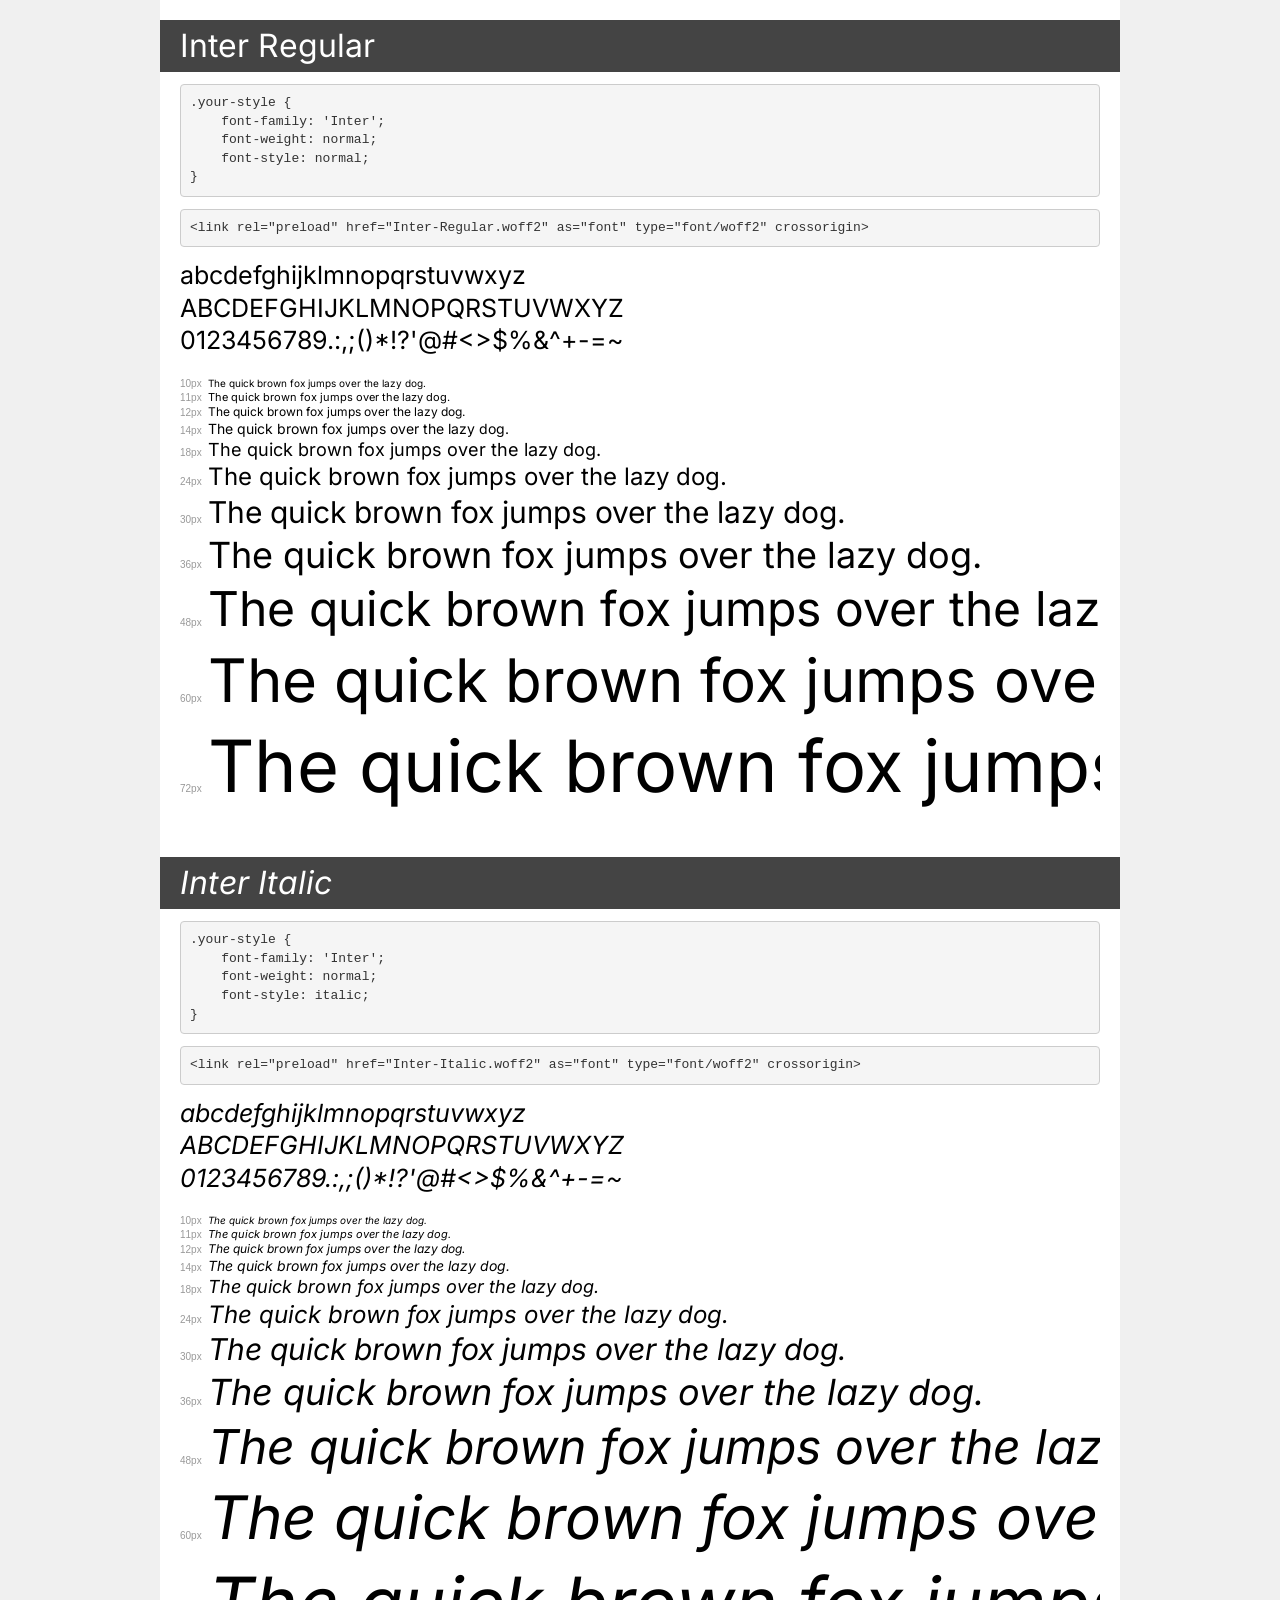
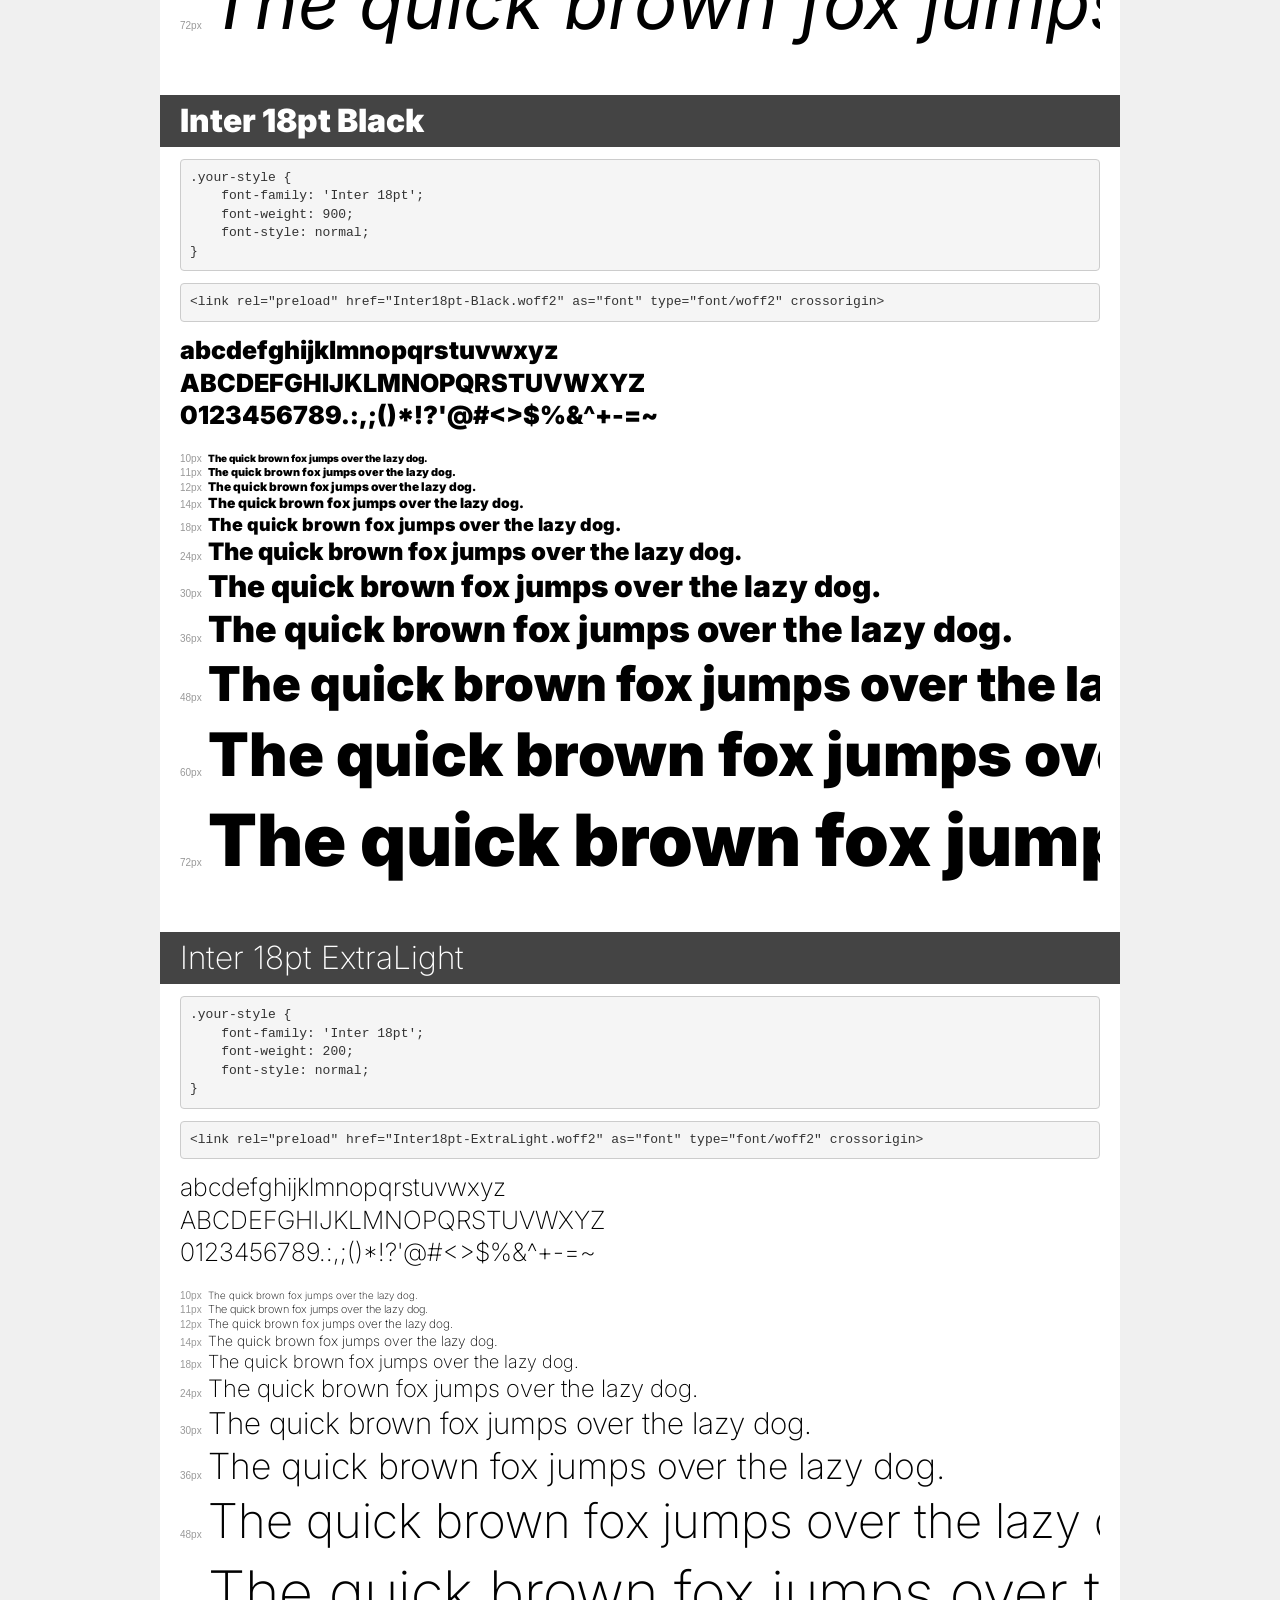
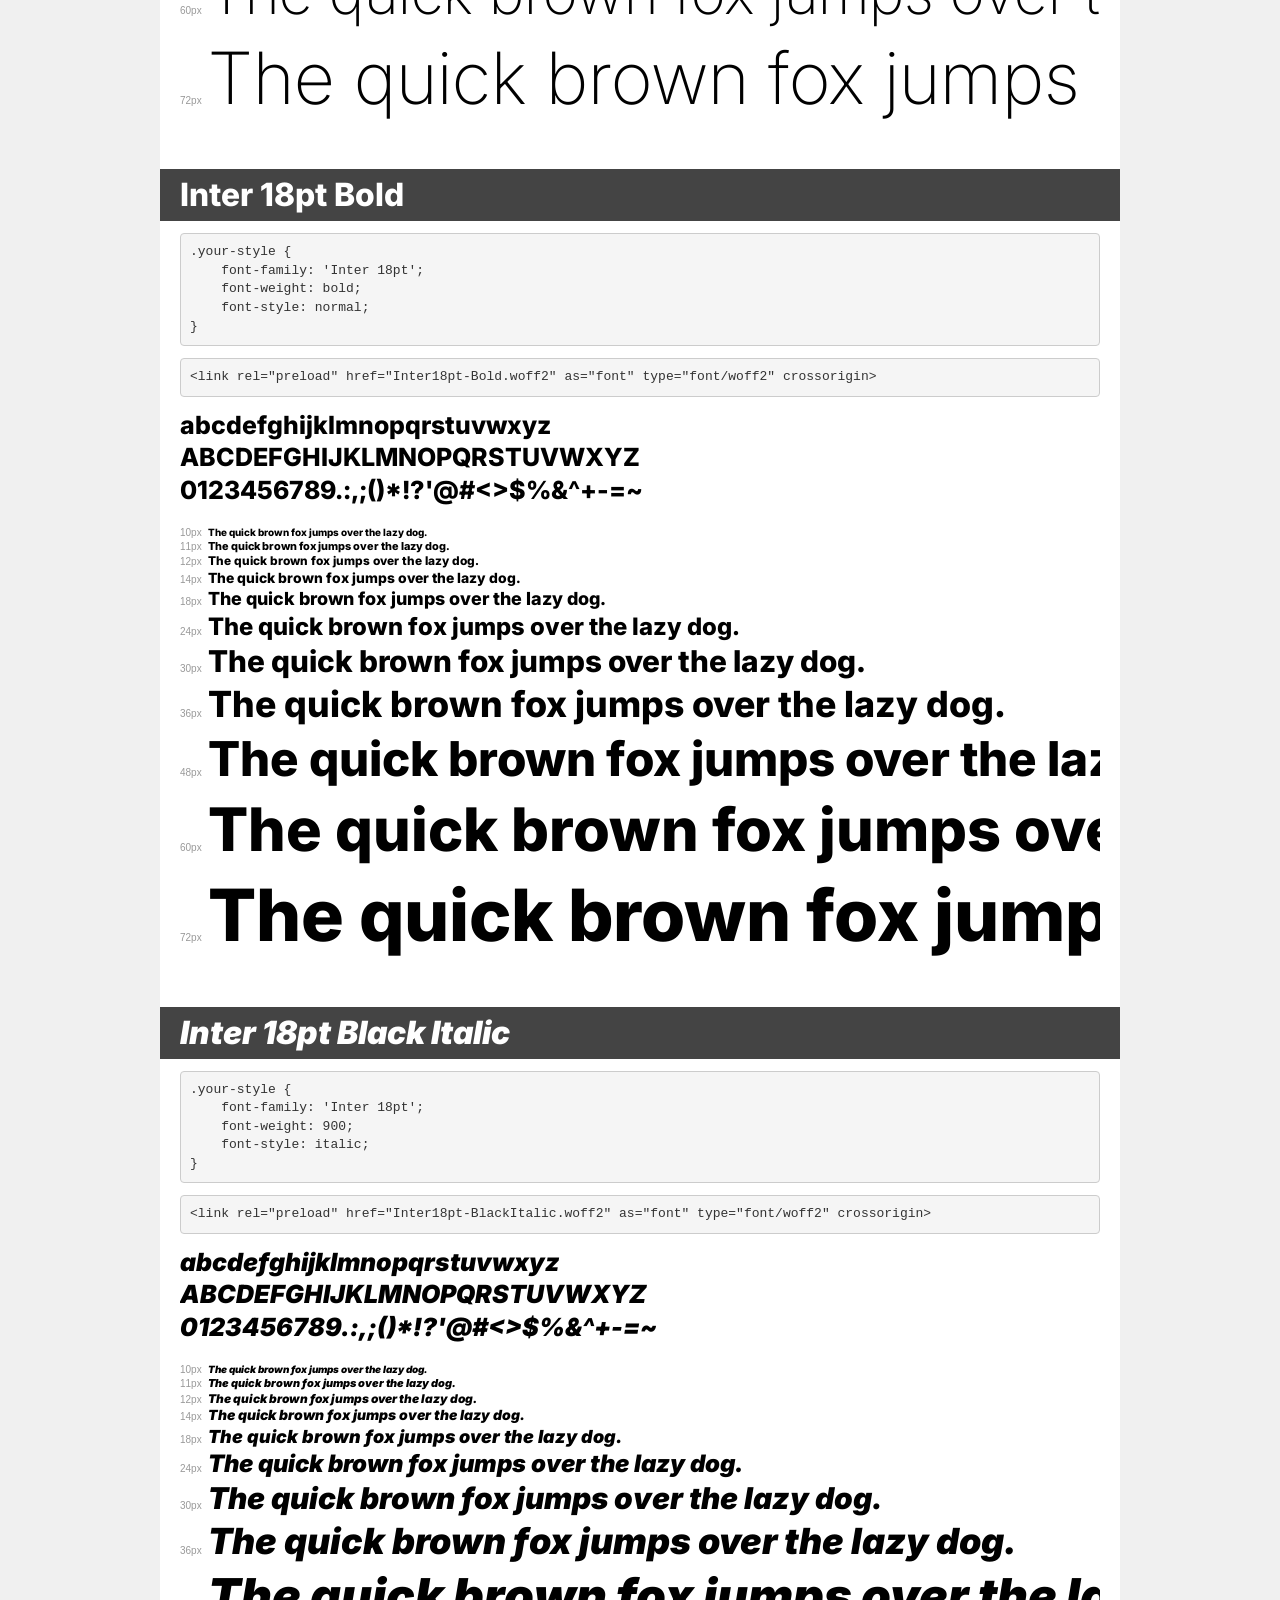
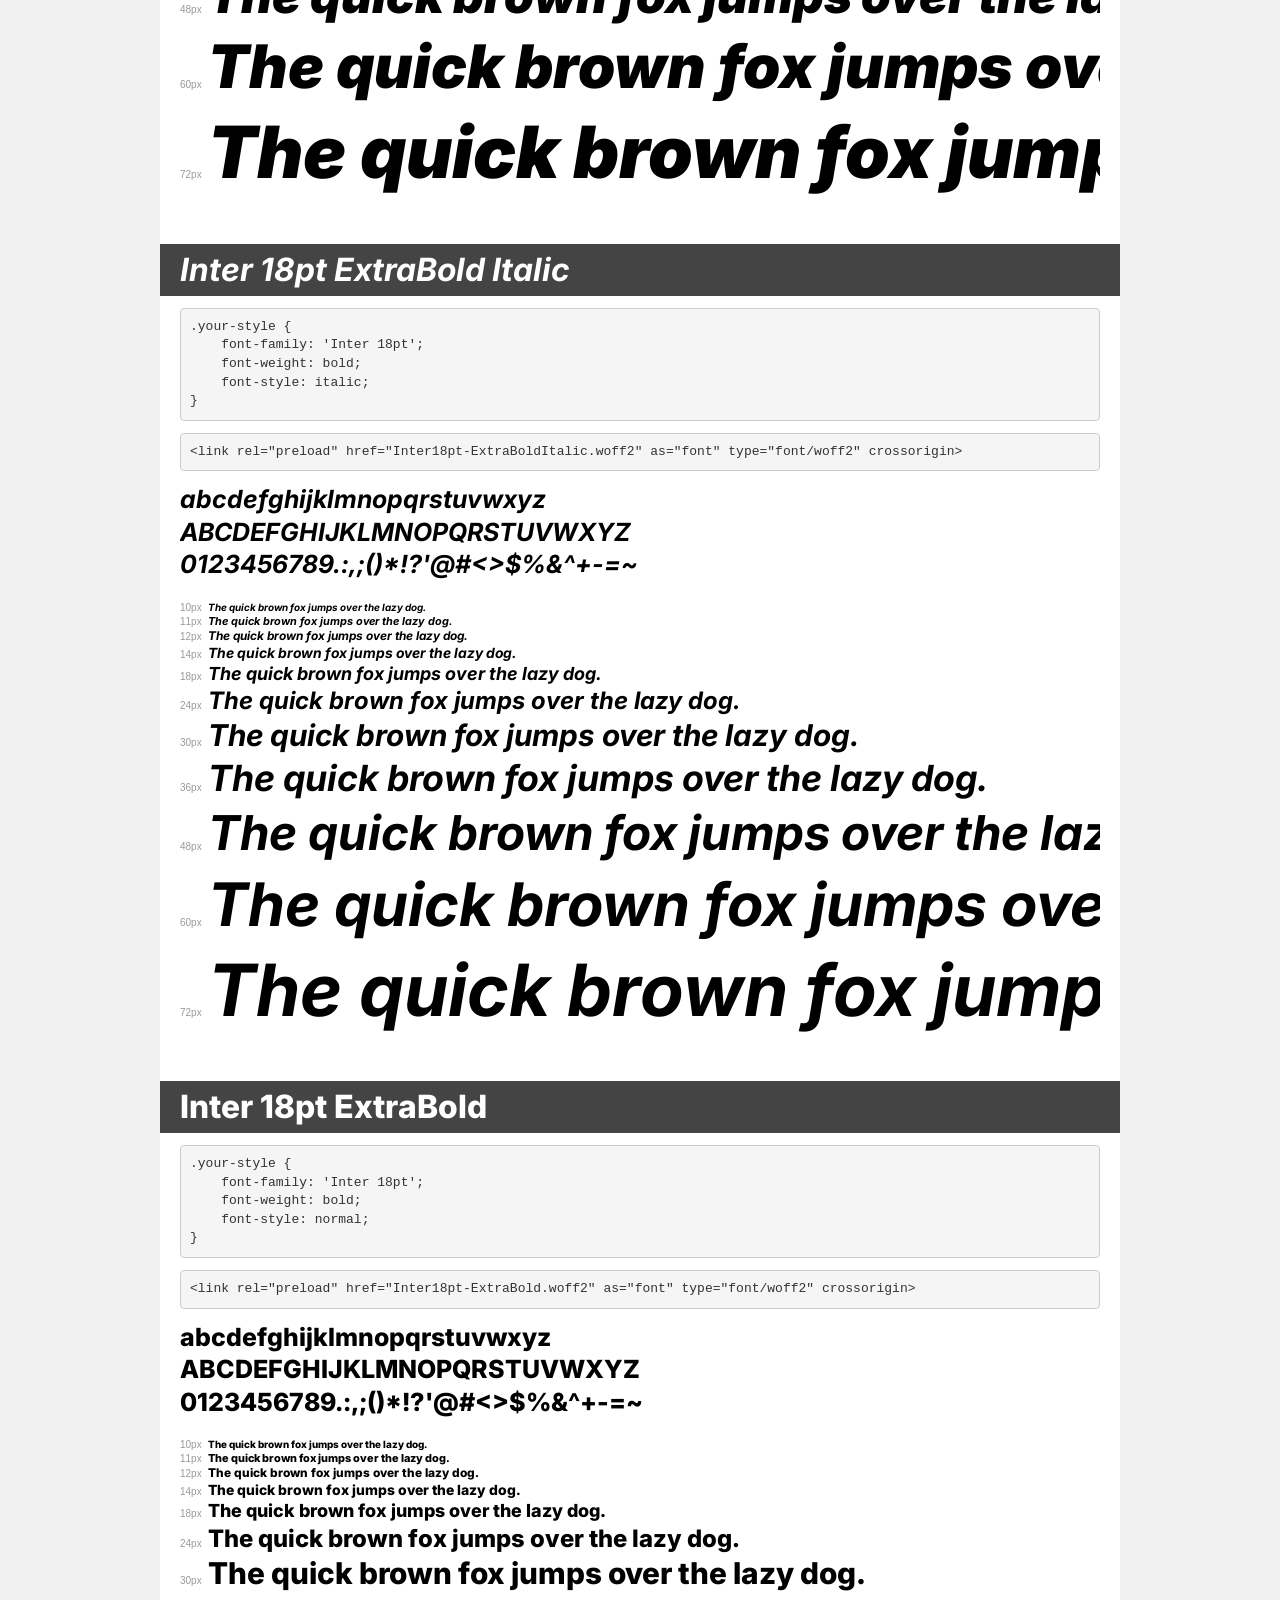
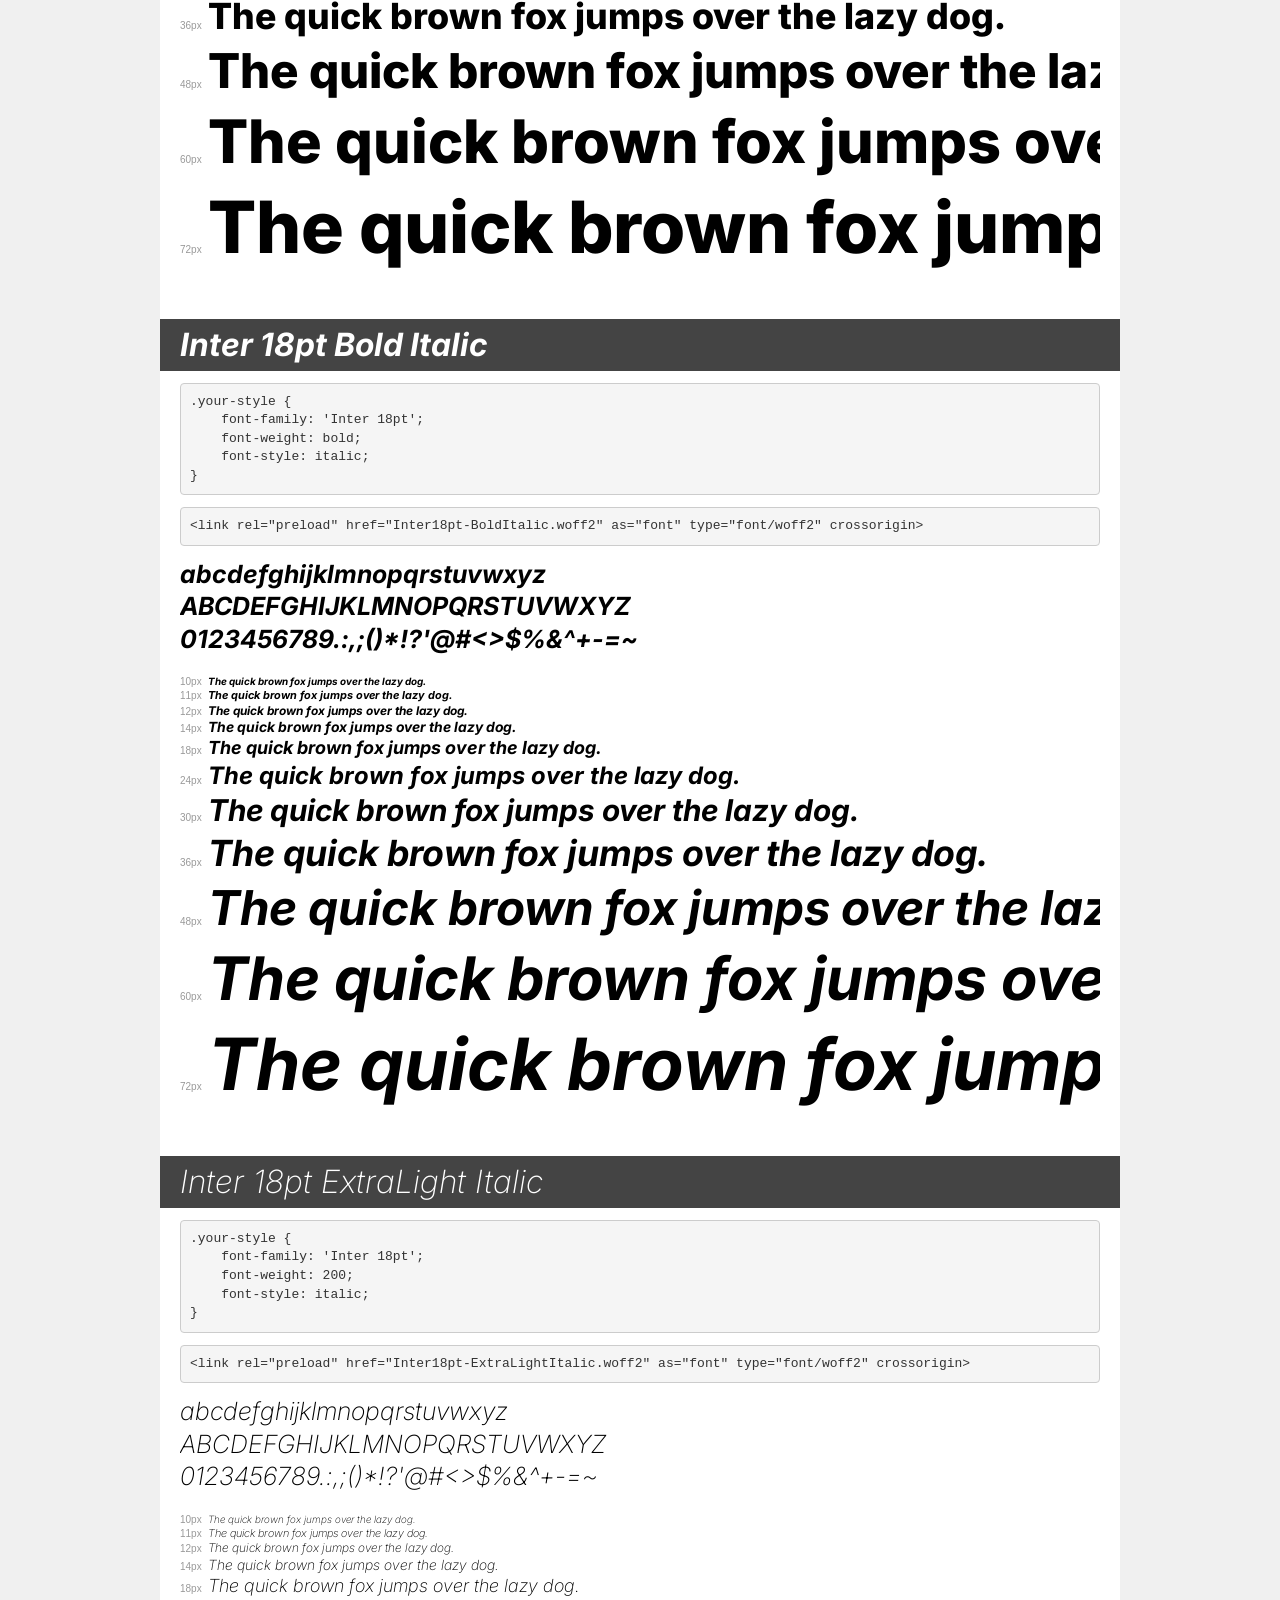
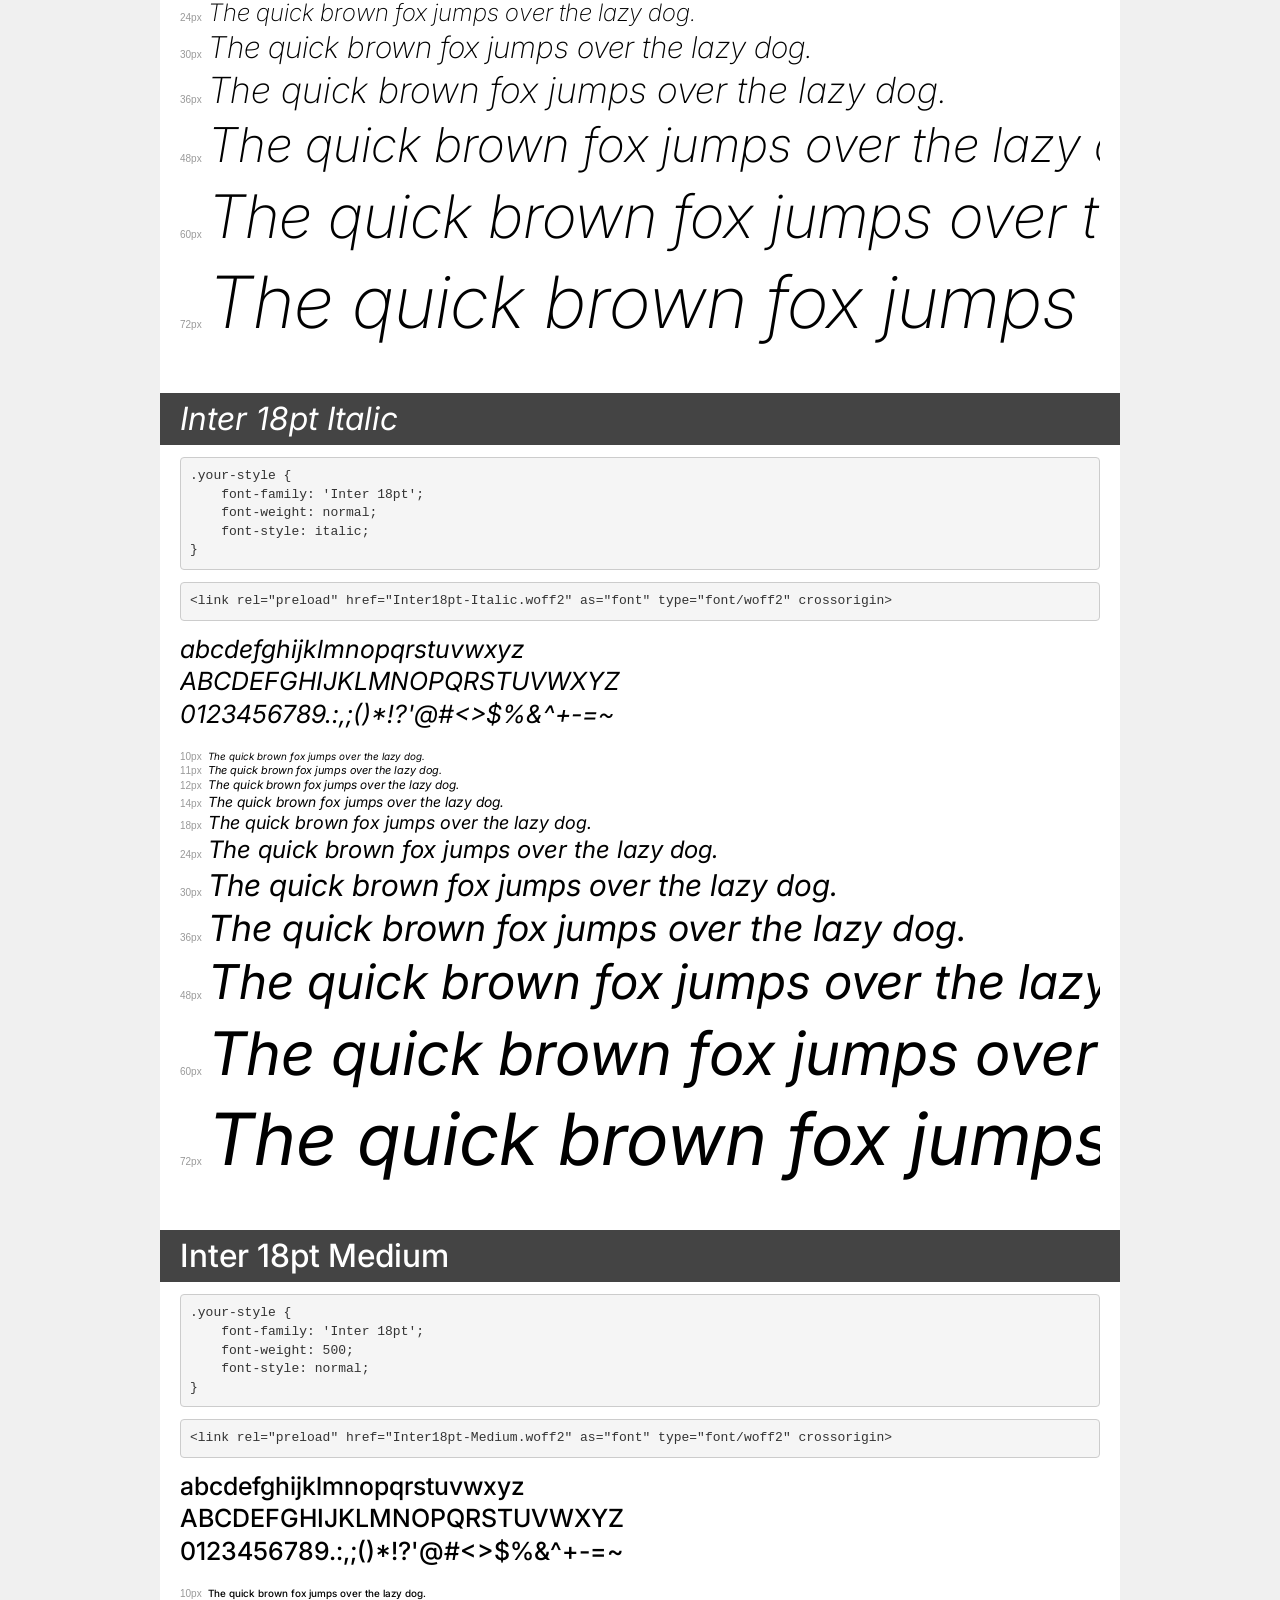
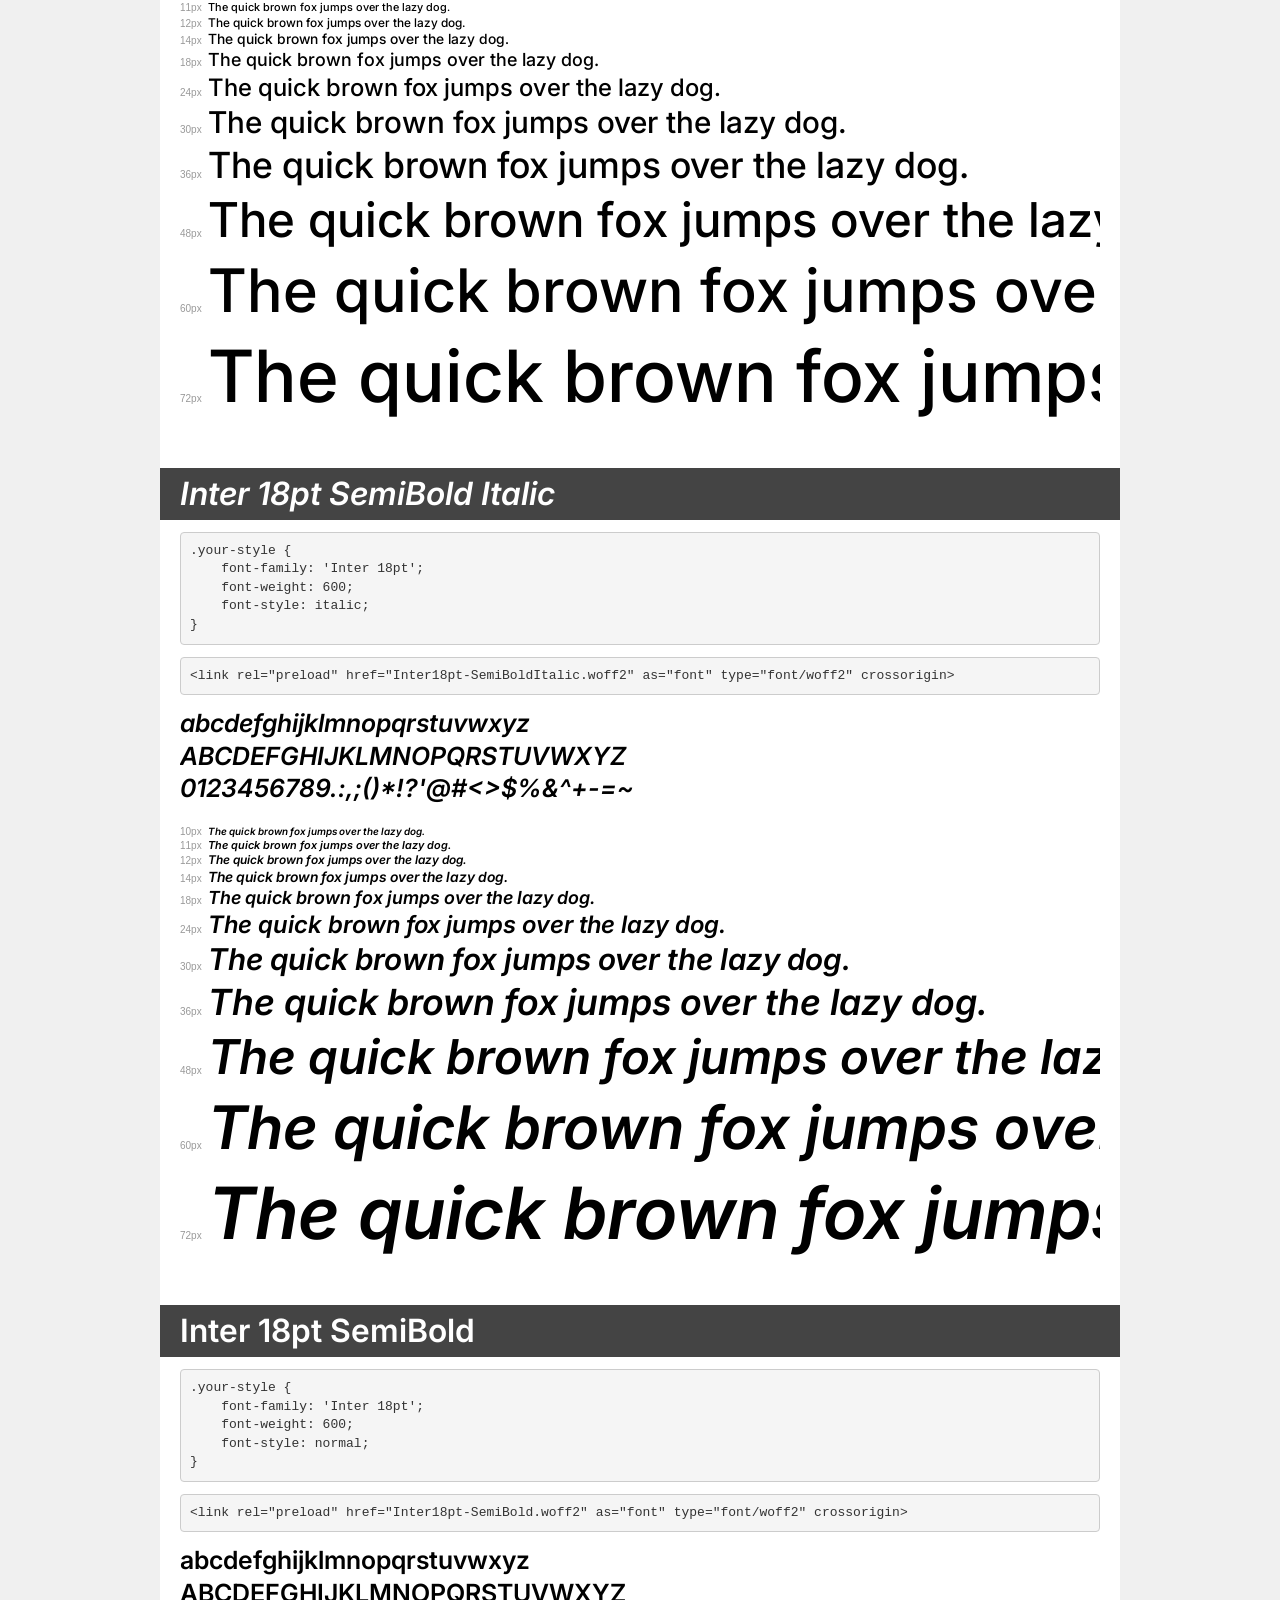
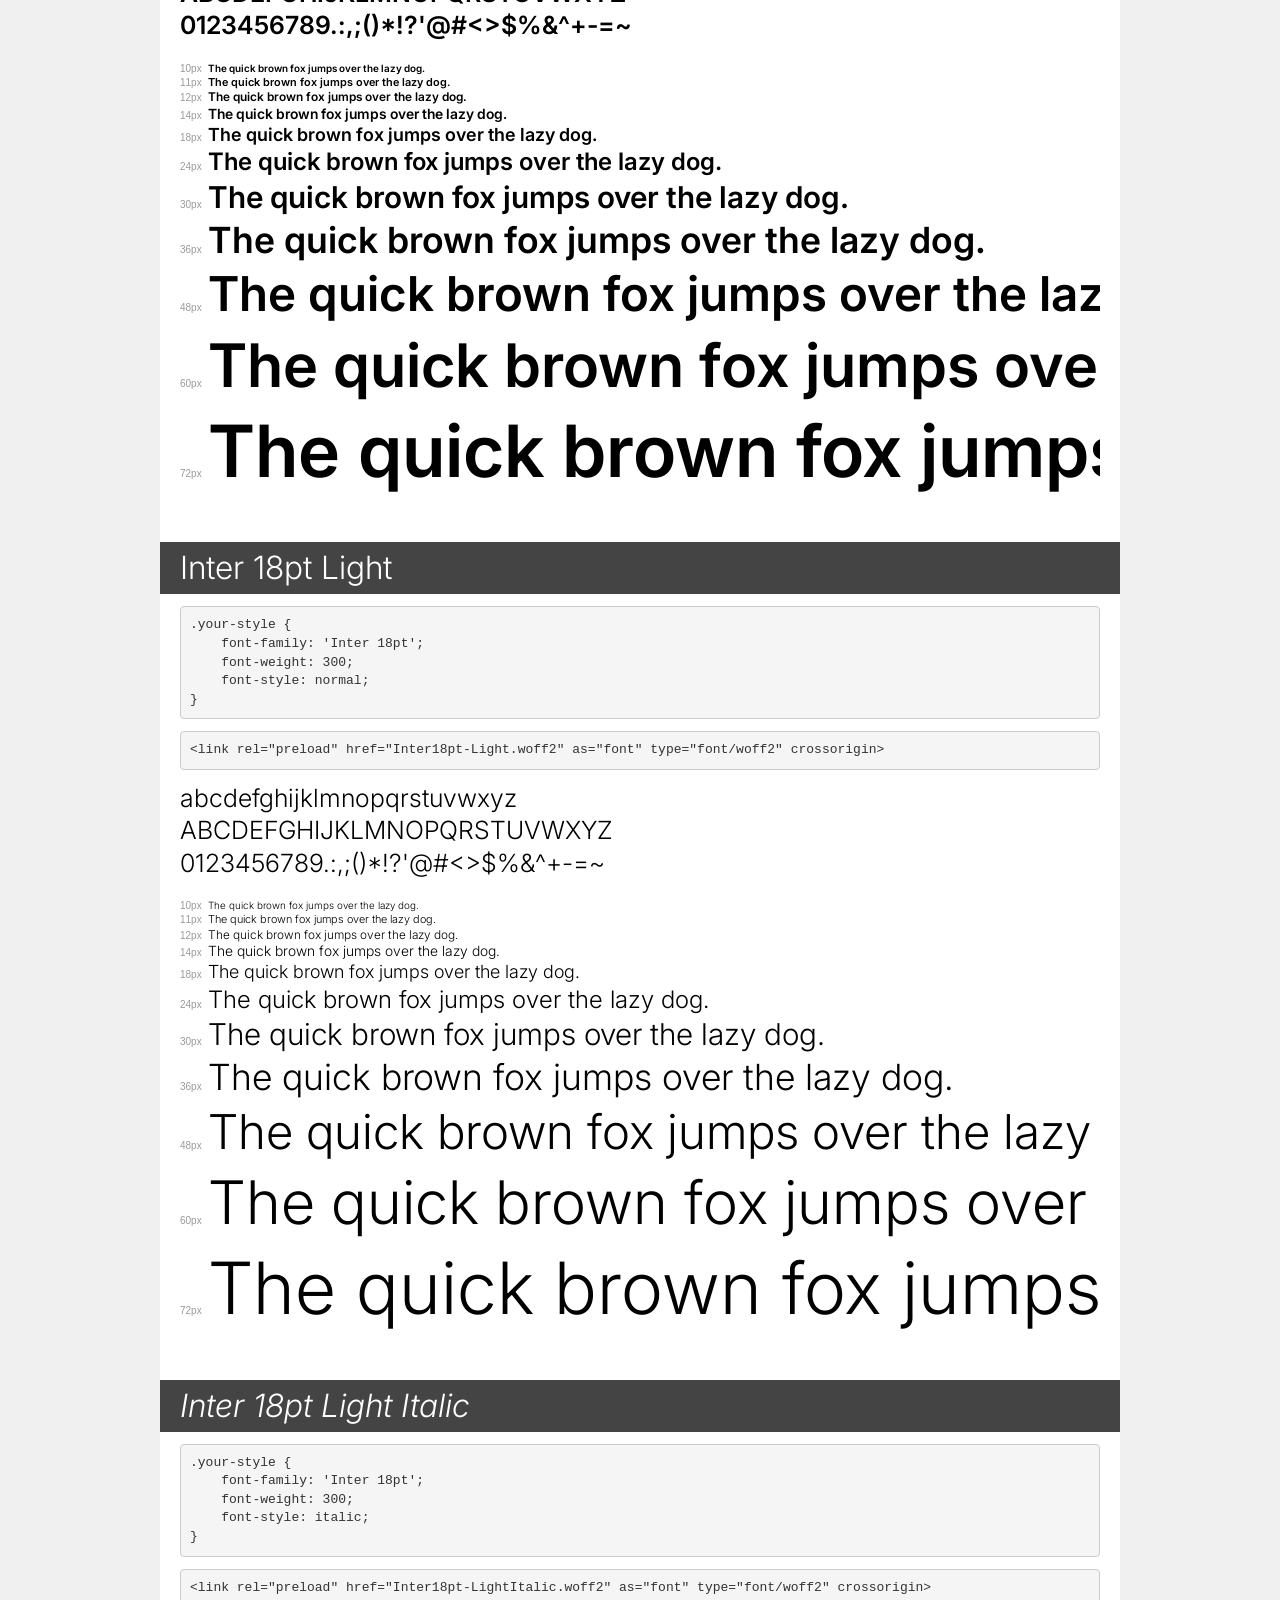
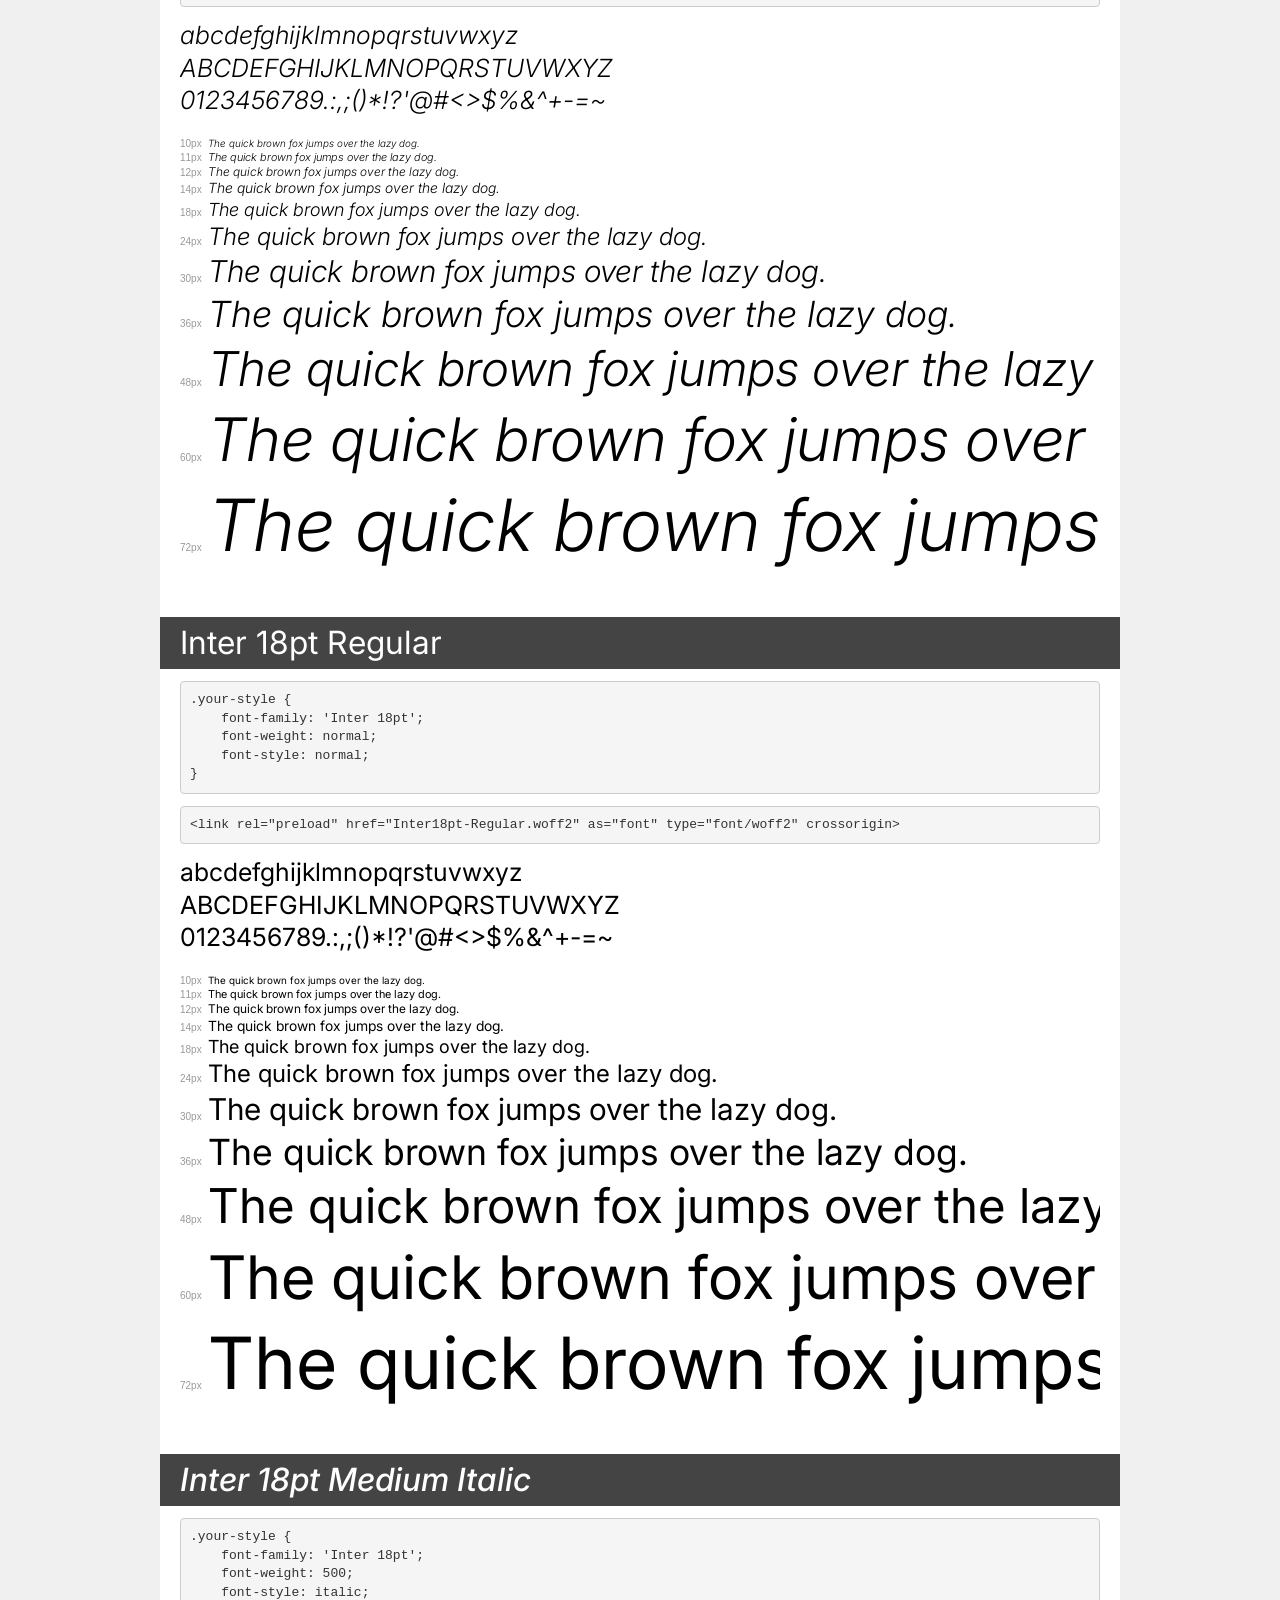
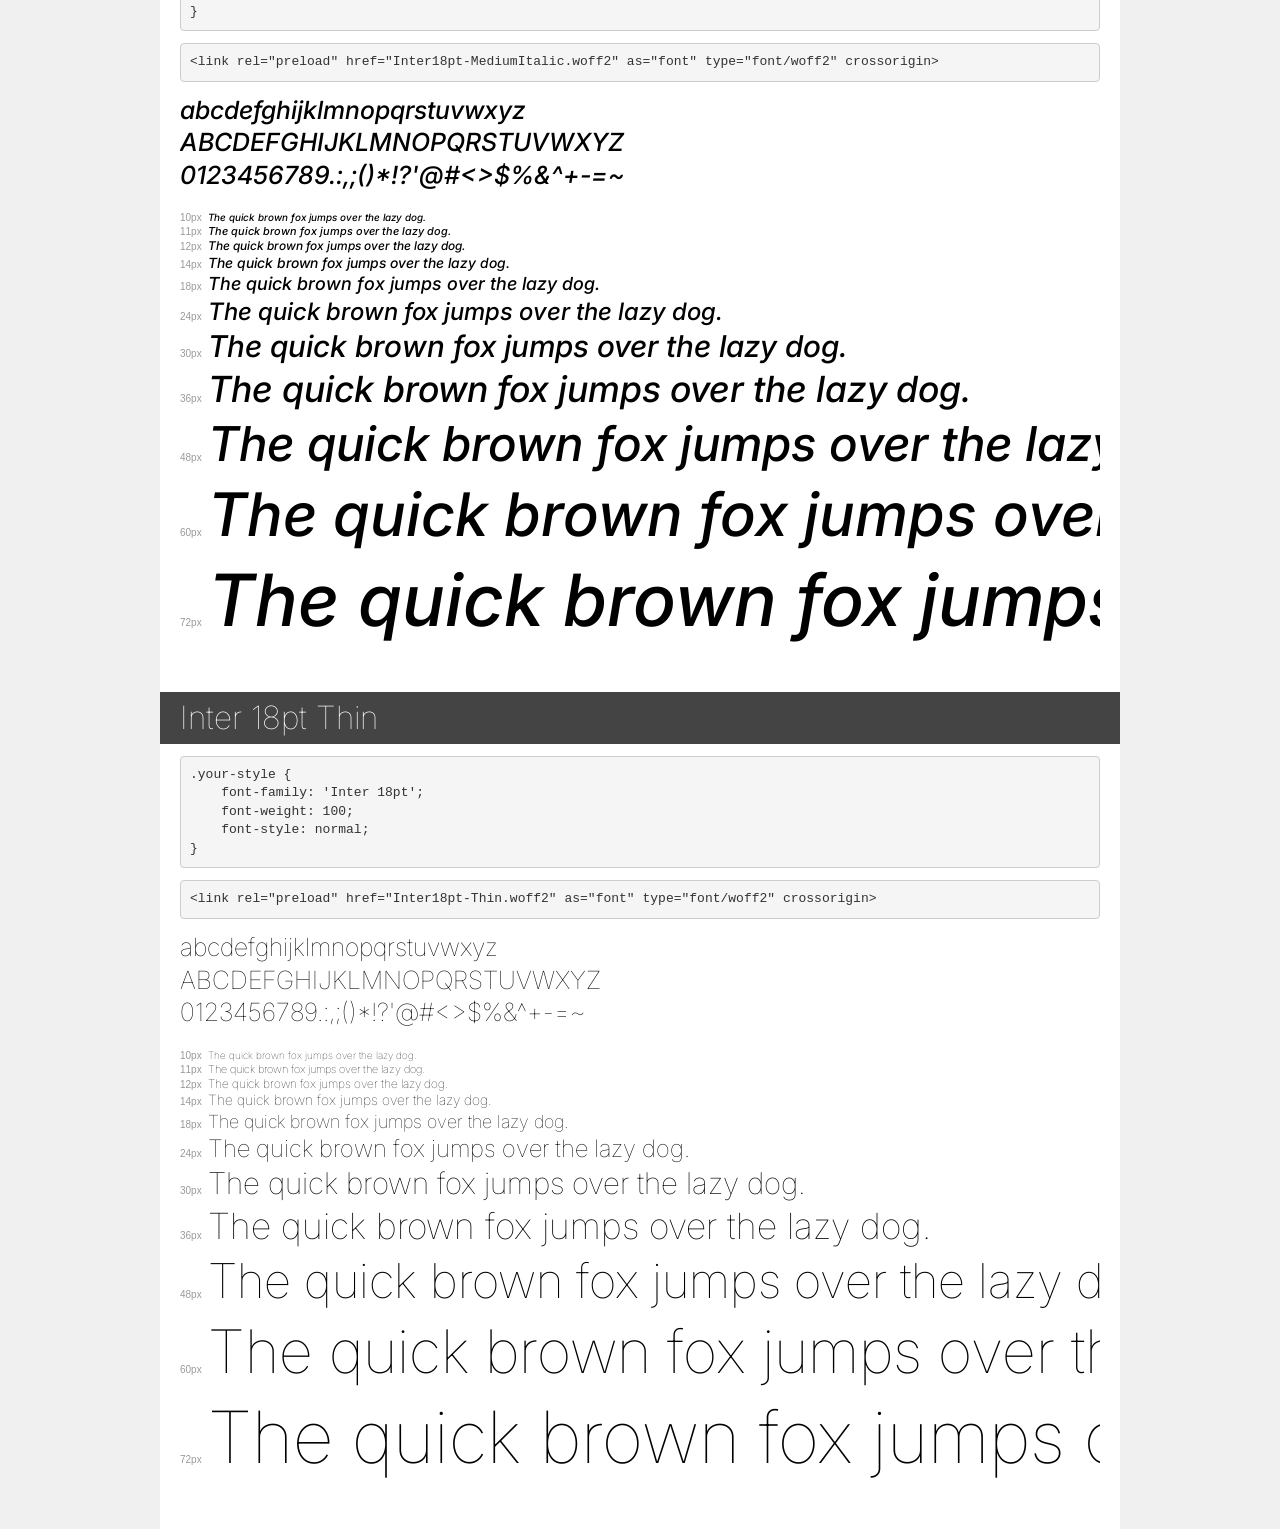
<file: assets/fonts/demo.html>
<!DOCTYPE html>
<html lang="en">
<head>
    <meta charset="utf-8">
    <meta http-equiv="X-UA-Compatible" content="IE=edge">
    <meta name="viewport" content="width=device-width, initial-scale=1">
    <meta name="robots" content="noindex, noarchive">
    <meta name="format-detection" content="telephone=no">
    <title>Transfonter demo</title>
    <link href="stylesheet.css" rel="stylesheet">
    <style>
        /*
        http://meyerweb.com/eric/tools/css/reset/
        v2.0 | 20110126
        License: none (public domain)
        */
        html, body, div, span, applet, object, iframe,
        h1, h2, h3, h4, h5, h6, p, blockquote, pre,
        a, abbr, acronym, address, big, cite, code,
        del, dfn, em, img, ins, kbd, q, s, samp,
        small, strike, strong, sub, sup, tt, var,
        b, u, i, center,
        dl, dt, dd, ol, ul, li,
        fieldset, form, label, legend,
        table, caption, tbody, tfoot, thead, tr, th, td,
        article, aside, canvas, details, embed,
        figure, figcaption, footer, header, hgroup,
        menu, nav, output, ruby, section, summary,
        time, mark, audio, video {
            margin: 0;
            padding: 0;
            border: 0;
            font-size: 100%;
            font: inherit;
            vertical-align: baseline;
        }
        /* HTML5 display-role reset for older browsers */
        article, aside, details, figcaption, figure,
        footer, header, hgroup, menu, nav, section {
            display: block;
        }
        body {
            line-height: 1;
        }
        ol, ul {
            list-style: none;
        }
        blockquote, q {
            quotes: none;
        }
        blockquote:before, blockquote:after,
        q:before, q:after {
            content: '';
            content: none;
        }
        table {
            border-collapse: collapse;
            border-spacing: 0;
        }
        /* demo styles */
        body {
            background: #f0f0f0;
            color: #000;
        }
        .page {
            background: #fff;
            width: 920px;
            margin: 0 auto;
            padding: 20px 20px 0 20px;
            overflow: hidden;
        }
        .font-container {
            overflow-x: auto;
            overflow-y: hidden;
            margin-bottom: 40px;
            line-height: 1.3;
            white-space: nowrap;
            padding-bottom: 5px;
        }
        h1 {
            position: relative;
            background: #444;
            font-size: 32px;
            color: #fff;
            padding: 10px 20px;
            margin: 0 -20px 12px -20px;
        }
        .letters {
            font-size: 25px;
            margin-bottom: 20px;
        }
        .s10:before {
            content: '10px';
        }
        .s11:before {
            content: '11px';
        }
        .s12:before {
            content: '12px';
        }
        .s14:before {
            content: '14px';
        }
        .s18:before {
            content: '18px';
        }
        .s24:before {
            content: '24px';
        }
        .s30:before {
            content: '30px';
        }
        .s36:before {
            content: '36px';
        }
        .s48:before {
            content: '48px';
        }
        .s60:before {
            content: '60px';
        }
        .s72:before {
            content: '72px';
        }
        .s10:before, .s11:before, .s12:before, .s14:before,
        .s18:before, .s24:before, .s30:before, .s36:before,
        .s48:before, .s60:before, .s72:before {
            font-family: Arial, sans-serif;
            font-size: 10px;
            font-weight: normal;
            font-style: normal;
            color: #999;
            padding-right: 6px;
        }
        pre {
            display: block;
            padding: 9px;
            margin: 0 0 12px;
            font-family: Monaco, Menlo, Consolas, "Courier New", monospace;
            font-size: 13px;
            line-height: 1.428571429;
            color: #333;
            font-weight: normal;
            font-style: normal;
            background-color: #f5f5f5;
            border: 1px solid #ccc;
            overflow-x: auto;
            border-radius: 4px;
        }
        /* responsive */
        @media (max-width: 959px) {
            .page {
                width: auto;
                margin: 0;
            }
        }
    </style>
</head>
<body>
<div class="page">
    <div class="demo">
        <h1 style="font-family: 'Inter'; font-weight: normal; font-style: normal;">Inter Regular</h1>
        <pre title="Usage">.your-style {
    font-family: 'Inter';
    font-weight: normal;
    font-style: normal;
}</pre>
        <pre title="Preload (optional)">
&lt;link rel=&quot;preload&quot; href=&quot;Inter-Regular.woff2&quot; as=&quot;font&quot; type=&quot;font/woff2&quot; crossorigin&gt;</pre>
        <div class="font-container" style="font-family: 'Inter'; font-weight: normal; font-style: normal;">
            <p class="letters">
                abcdefghijklmnopqrstuvwxyz<br>
ABCDEFGHIJKLMNOPQRSTUVWXYZ<br>
                0123456789.:,;()*!?'@#&lt;&gt;$%&^+-=~
            </p>
            <p class="s10" style="font-size: 10px;">The quick brown fox jumps over the lazy dog.</p>
            <p class="s11" style="font-size: 11px;">The quick brown fox jumps over the lazy dog.</p>
            <p class="s12" style="font-size: 12px;">The quick brown fox jumps over the lazy dog.</p>
            <p class="s14" style="font-size: 14px;">The quick brown fox jumps over the lazy dog.</p>
            <p class="s18" style="font-size: 18px;">The quick brown fox jumps over the lazy dog.</p>
            <p class="s24" style="font-size: 24px;">The quick brown fox jumps over the lazy dog.</p>
            <p class="s30" style="font-size: 30px;">The quick brown fox jumps over the lazy dog.</p>
            <p class="s36" style="font-size: 36px;">The quick brown fox jumps over the lazy dog.</p>
            <p class="s48" style="font-size: 48px;">The quick brown fox jumps over the lazy dog.</p>
            <p class="s60" style="font-size: 60px;">The quick brown fox jumps over the lazy dog.</p>
            <p class="s72" style="font-size: 72px;">The quick brown fox jumps over the lazy dog.</p>
        </div>
    </div>

    <div class="demo">
        <h1 style="font-family: 'Inter'; font-weight: normal; font-style: italic;">Inter Italic</h1>
        <pre title="Usage">.your-style {
    font-family: 'Inter';
    font-weight: normal;
    font-style: italic;
}</pre>
        <pre title="Preload (optional)">
&lt;link rel=&quot;preload&quot; href=&quot;Inter-Italic.woff2&quot; as=&quot;font&quot; type=&quot;font/woff2&quot; crossorigin&gt;</pre>
        <div class="font-container" style="font-family: 'Inter'; font-weight: normal; font-style: italic;">
            <p class="letters">
                abcdefghijklmnopqrstuvwxyz<br>
ABCDEFGHIJKLMNOPQRSTUVWXYZ<br>
                0123456789.:,;()*!?'@#&lt;&gt;$%&^+-=~
            </p>
            <p class="s10" style="font-size: 10px;">The quick brown fox jumps over the lazy dog.</p>
            <p class="s11" style="font-size: 11px;">The quick brown fox jumps over the lazy dog.</p>
            <p class="s12" style="font-size: 12px;">The quick brown fox jumps over the lazy dog.</p>
            <p class="s14" style="font-size: 14px;">The quick brown fox jumps over the lazy dog.</p>
            <p class="s18" style="font-size: 18px;">The quick brown fox jumps over the lazy dog.</p>
            <p class="s24" style="font-size: 24px;">The quick brown fox jumps over the lazy dog.</p>
            <p class="s30" style="font-size: 30px;">The quick brown fox jumps over the lazy dog.</p>
            <p class="s36" style="font-size: 36px;">The quick brown fox jumps over the lazy dog.</p>
            <p class="s48" style="font-size: 48px;">The quick brown fox jumps over the lazy dog.</p>
            <p class="s60" style="font-size: 60px;">The quick brown fox jumps over the lazy dog.</p>
            <p class="s72" style="font-size: 72px;">The quick brown fox jumps over the lazy dog.</p>
        </div>
    </div>

    <div class="demo">
        <h1 style="font-family: 'Inter 18pt'; font-weight: 900; font-style: normal;">Inter 18pt Black</h1>
        <pre title="Usage">.your-style {
    font-family: 'Inter 18pt';
    font-weight: 900;
    font-style: normal;
}</pre>
        <pre title="Preload (optional)">
&lt;link rel=&quot;preload&quot; href=&quot;Inter18pt-Black.woff2&quot; as=&quot;font&quot; type=&quot;font/woff2&quot; crossorigin&gt;</pre>
        <div class="font-container" style="font-family: 'Inter 18pt'; font-weight: 900; font-style: normal;">
            <p class="letters">
                abcdefghijklmnopqrstuvwxyz<br>
ABCDEFGHIJKLMNOPQRSTUVWXYZ<br>
                0123456789.:,;()*!?'@#&lt;&gt;$%&^+-=~
            </p>
            <p class="s10" style="font-size: 10px;">The quick brown fox jumps over the lazy dog.</p>
            <p class="s11" style="font-size: 11px;">The quick brown fox jumps over the lazy dog.</p>
            <p class="s12" style="font-size: 12px;">The quick brown fox jumps over the lazy dog.</p>
            <p class="s14" style="font-size: 14px;">The quick brown fox jumps over the lazy dog.</p>
            <p class="s18" style="font-size: 18px;">The quick brown fox jumps over the lazy dog.</p>
            <p class="s24" style="font-size: 24px;">The quick brown fox jumps over the lazy dog.</p>
            <p class="s30" style="font-size: 30px;">The quick brown fox jumps over the lazy dog.</p>
            <p class="s36" style="font-size: 36px;">The quick brown fox jumps over the lazy dog.</p>
            <p class="s48" style="font-size: 48px;">The quick brown fox jumps over the lazy dog.</p>
            <p class="s60" style="font-size: 60px;">The quick brown fox jumps over the lazy dog.</p>
            <p class="s72" style="font-size: 72px;">The quick brown fox jumps over the lazy dog.</p>
        </div>
    </div>

    <div class="demo">
        <h1 style="font-family: 'Inter 18pt'; font-weight: 200; font-style: normal;">Inter 18pt ExtraLight</h1>
        <pre title="Usage">.your-style {
    font-family: 'Inter 18pt';
    font-weight: 200;
    font-style: normal;
}</pre>
        <pre title="Preload (optional)">
&lt;link rel=&quot;preload&quot; href=&quot;Inter18pt-ExtraLight.woff2&quot; as=&quot;font&quot; type=&quot;font/woff2&quot; crossorigin&gt;</pre>
        <div class="font-container" style="font-family: 'Inter 18pt'; font-weight: 200; font-style: normal;">
            <p class="letters">
                abcdefghijklmnopqrstuvwxyz<br>
ABCDEFGHIJKLMNOPQRSTUVWXYZ<br>
                0123456789.:,;()*!?'@#&lt;&gt;$%&^+-=~
            </p>
            <p class="s10" style="font-size: 10px;">The quick brown fox jumps over the lazy dog.</p>
            <p class="s11" style="font-size: 11px;">The quick brown fox jumps over the lazy dog.</p>
            <p class="s12" style="font-size: 12px;">The quick brown fox jumps over the lazy dog.</p>
            <p class="s14" style="font-size: 14px;">The quick brown fox jumps over the lazy dog.</p>
            <p class="s18" style="font-size: 18px;">The quick brown fox jumps over the lazy dog.</p>
            <p class="s24" style="font-size: 24px;">The quick brown fox jumps over the lazy dog.</p>
            <p class="s30" style="font-size: 30px;">The quick brown fox jumps over the lazy dog.</p>
            <p class="s36" style="font-size: 36px;">The quick brown fox jumps over the lazy dog.</p>
            <p class="s48" style="font-size: 48px;">The quick brown fox jumps over the lazy dog.</p>
            <p class="s60" style="font-size: 60px;">The quick brown fox jumps over the lazy dog.</p>
            <p class="s72" style="font-size: 72px;">The quick brown fox jumps over the lazy dog.</p>
        </div>
    </div>

    <div class="demo">
        <h1 style="font-family: 'Inter 18pt'; font-weight: bold; font-style: normal;">Inter 18pt Bold</h1>
        <pre title="Usage">.your-style {
    font-family: 'Inter 18pt';
    font-weight: bold;
    font-style: normal;
}</pre>
        <pre title="Preload (optional)">
&lt;link rel=&quot;preload&quot; href=&quot;Inter18pt-Bold.woff2&quot; as=&quot;font&quot; type=&quot;font/woff2&quot; crossorigin&gt;</pre>
        <div class="font-container" style="font-family: 'Inter 18pt'; font-weight: bold; font-style: normal;">
            <p class="letters">
                abcdefghijklmnopqrstuvwxyz<br>
ABCDEFGHIJKLMNOPQRSTUVWXYZ<br>
                0123456789.:,;()*!?'@#&lt;&gt;$%&^+-=~
            </p>
            <p class="s10" style="font-size: 10px;">The quick brown fox jumps over the lazy dog.</p>
            <p class="s11" style="font-size: 11px;">The quick brown fox jumps over the lazy dog.</p>
            <p class="s12" style="font-size: 12px;">The quick brown fox jumps over the lazy dog.</p>
            <p class="s14" style="font-size: 14px;">The quick brown fox jumps over the lazy dog.</p>
            <p class="s18" style="font-size: 18px;">The quick brown fox jumps over the lazy dog.</p>
            <p class="s24" style="font-size: 24px;">The quick brown fox jumps over the lazy dog.</p>
            <p class="s30" style="font-size: 30px;">The quick brown fox jumps over the lazy dog.</p>
            <p class="s36" style="font-size: 36px;">The quick brown fox jumps over the lazy dog.</p>
            <p class="s48" style="font-size: 48px;">The quick brown fox jumps over the lazy dog.</p>
            <p class="s60" style="font-size: 60px;">The quick brown fox jumps over the lazy dog.</p>
            <p class="s72" style="font-size: 72px;">The quick brown fox jumps over the lazy dog.</p>
        </div>
    </div>

    <div class="demo">
        <h1 style="font-family: 'Inter 18pt'; font-weight: 900; font-style: italic;">Inter 18pt Black Italic</h1>
        <pre title="Usage">.your-style {
    font-family: 'Inter 18pt';
    font-weight: 900;
    font-style: italic;
}</pre>
        <pre title="Preload (optional)">
&lt;link rel=&quot;preload&quot; href=&quot;Inter18pt-BlackItalic.woff2&quot; as=&quot;font&quot; type=&quot;font/woff2&quot; crossorigin&gt;</pre>
        <div class="font-container" style="font-family: 'Inter 18pt'; font-weight: 900; font-style: italic;">
            <p class="letters">
                abcdefghijklmnopqrstuvwxyz<br>
ABCDEFGHIJKLMNOPQRSTUVWXYZ<br>
                0123456789.:,;()*!?'@#&lt;&gt;$%&^+-=~
            </p>
            <p class="s10" style="font-size: 10px;">The quick brown fox jumps over the lazy dog.</p>
            <p class="s11" style="font-size: 11px;">The quick brown fox jumps over the lazy dog.</p>
            <p class="s12" style="font-size: 12px;">The quick brown fox jumps over the lazy dog.</p>
            <p class="s14" style="font-size: 14px;">The quick brown fox jumps over the lazy dog.</p>
            <p class="s18" style="font-size: 18px;">The quick brown fox jumps over the lazy dog.</p>
            <p class="s24" style="font-size: 24px;">The quick brown fox jumps over the lazy dog.</p>
            <p class="s30" style="font-size: 30px;">The quick brown fox jumps over the lazy dog.</p>
            <p class="s36" style="font-size: 36px;">The quick brown fox jumps over the lazy dog.</p>
            <p class="s48" style="font-size: 48px;">The quick brown fox jumps over the lazy dog.</p>
            <p class="s60" style="font-size: 60px;">The quick brown fox jumps over the lazy dog.</p>
            <p class="s72" style="font-size: 72px;">The quick brown fox jumps over the lazy dog.</p>
        </div>
    </div>

    <div class="demo">
        <h1 style="font-family: 'Inter 18pt'; font-weight: bold; font-style: italic;">Inter 18pt ExtraBold Italic</h1>
        <pre title="Usage">.your-style {
    font-family: 'Inter 18pt';
    font-weight: bold;
    font-style: italic;
}</pre>
        <pre title="Preload (optional)">
&lt;link rel=&quot;preload&quot; href=&quot;Inter18pt-ExtraBoldItalic.woff2&quot; as=&quot;font&quot; type=&quot;font/woff2&quot; crossorigin&gt;</pre>
        <div class="font-container" style="font-family: 'Inter 18pt'; font-weight: bold; font-style: italic;">
            <p class="letters">
                abcdefghijklmnopqrstuvwxyz<br>
ABCDEFGHIJKLMNOPQRSTUVWXYZ<br>
                0123456789.:,;()*!?'@#&lt;&gt;$%&^+-=~
            </p>
            <p class="s10" style="font-size: 10px;">The quick brown fox jumps over the lazy dog.</p>
            <p class="s11" style="font-size: 11px;">The quick brown fox jumps over the lazy dog.</p>
            <p class="s12" style="font-size: 12px;">The quick brown fox jumps over the lazy dog.</p>
            <p class="s14" style="font-size: 14px;">The quick brown fox jumps over the lazy dog.</p>
            <p class="s18" style="font-size: 18px;">The quick brown fox jumps over the lazy dog.</p>
            <p class="s24" style="font-size: 24px;">The quick brown fox jumps over the lazy dog.</p>
            <p class="s30" style="font-size: 30px;">The quick brown fox jumps over the lazy dog.</p>
            <p class="s36" style="font-size: 36px;">The quick brown fox jumps over the lazy dog.</p>
            <p class="s48" style="font-size: 48px;">The quick brown fox jumps over the lazy dog.</p>
            <p class="s60" style="font-size: 60px;">The quick brown fox jumps over the lazy dog.</p>
            <p class="s72" style="font-size: 72px;">The quick brown fox jumps over the lazy dog.</p>
        </div>
    </div>

    <div class="demo">
        <h1 style="font-family: 'Inter 18pt'; font-weight: bold; font-style: normal;">Inter 18pt ExtraBold</h1>
        <pre title="Usage">.your-style {
    font-family: 'Inter 18pt';
    font-weight: bold;
    font-style: normal;
}</pre>
        <pre title="Preload (optional)">
&lt;link rel=&quot;preload&quot; href=&quot;Inter18pt-ExtraBold.woff2&quot; as=&quot;font&quot; type=&quot;font/woff2&quot; crossorigin&gt;</pre>
        <div class="font-container" style="font-family: 'Inter 18pt'; font-weight: bold; font-style: normal;">
            <p class="letters">
                abcdefghijklmnopqrstuvwxyz<br>
ABCDEFGHIJKLMNOPQRSTUVWXYZ<br>
                0123456789.:,;()*!?'@#&lt;&gt;$%&^+-=~
            </p>
            <p class="s10" style="font-size: 10px;">The quick brown fox jumps over the lazy dog.</p>
            <p class="s11" style="font-size: 11px;">The quick brown fox jumps over the lazy dog.</p>
            <p class="s12" style="font-size: 12px;">The quick brown fox jumps over the lazy dog.</p>
            <p class="s14" style="font-size: 14px;">The quick brown fox jumps over the lazy dog.</p>
            <p class="s18" style="font-size: 18px;">The quick brown fox jumps over the lazy dog.</p>
            <p class="s24" style="font-size: 24px;">The quick brown fox jumps over the lazy dog.</p>
            <p class="s30" style="font-size: 30px;">The quick brown fox jumps over the lazy dog.</p>
            <p class="s36" style="font-size: 36px;">The quick brown fox jumps over the lazy dog.</p>
            <p class="s48" style="font-size: 48px;">The quick brown fox jumps over the lazy dog.</p>
            <p class="s60" style="font-size: 60px;">The quick brown fox jumps over the lazy dog.</p>
            <p class="s72" style="font-size: 72px;">The quick brown fox jumps over the lazy dog.</p>
        </div>
    </div>

    <div class="demo">
        <h1 style="font-family: 'Inter 18pt'; font-weight: bold; font-style: italic;">Inter 18pt Bold Italic</h1>
        <pre title="Usage">.your-style {
    font-family: 'Inter 18pt';
    font-weight: bold;
    font-style: italic;
}</pre>
        <pre title="Preload (optional)">
&lt;link rel=&quot;preload&quot; href=&quot;Inter18pt-BoldItalic.woff2&quot; as=&quot;font&quot; type=&quot;font/woff2&quot; crossorigin&gt;</pre>
        <div class="font-container" style="font-family: 'Inter 18pt'; font-weight: bold; font-style: italic;">
            <p class="letters">
                abcdefghijklmnopqrstuvwxyz<br>
ABCDEFGHIJKLMNOPQRSTUVWXYZ<br>
                0123456789.:,;()*!?'@#&lt;&gt;$%&^+-=~
            </p>
            <p class="s10" style="font-size: 10px;">The quick brown fox jumps over the lazy dog.</p>
            <p class="s11" style="font-size: 11px;">The quick brown fox jumps over the lazy dog.</p>
            <p class="s12" style="font-size: 12px;">The quick brown fox jumps over the lazy dog.</p>
            <p class="s14" style="font-size: 14px;">The quick brown fox jumps over the lazy dog.</p>
            <p class="s18" style="font-size: 18px;">The quick brown fox jumps over the lazy dog.</p>
            <p class="s24" style="font-size: 24px;">The quick brown fox jumps over the lazy dog.</p>
            <p class="s30" style="font-size: 30px;">The quick brown fox jumps over the lazy dog.</p>
            <p class="s36" style="font-size: 36px;">The quick brown fox jumps over the lazy dog.</p>
            <p class="s48" style="font-size: 48px;">The quick brown fox jumps over the lazy dog.</p>
            <p class="s60" style="font-size: 60px;">The quick brown fox jumps over the lazy dog.</p>
            <p class="s72" style="font-size: 72px;">The quick brown fox jumps over the lazy dog.</p>
        </div>
    </div>

    <div class="demo">
        <h1 style="font-family: 'Inter 18pt'; font-weight: 200; font-style: italic;">Inter 18pt ExtraLight Italic</h1>
        <pre title="Usage">.your-style {
    font-family: 'Inter 18pt';
    font-weight: 200;
    font-style: italic;
}</pre>
        <pre title="Preload (optional)">
&lt;link rel=&quot;preload&quot; href=&quot;Inter18pt-ExtraLightItalic.woff2&quot; as=&quot;font&quot; type=&quot;font/woff2&quot; crossorigin&gt;</pre>
        <div class="font-container" style="font-family: 'Inter 18pt'; font-weight: 200; font-style: italic;">
            <p class="letters">
                abcdefghijklmnopqrstuvwxyz<br>
ABCDEFGHIJKLMNOPQRSTUVWXYZ<br>
                0123456789.:,;()*!?'@#&lt;&gt;$%&^+-=~
            </p>
            <p class="s10" style="font-size: 10px;">The quick brown fox jumps over the lazy dog.</p>
            <p class="s11" style="font-size: 11px;">The quick brown fox jumps over the lazy dog.</p>
            <p class="s12" style="font-size: 12px;">The quick brown fox jumps over the lazy dog.</p>
            <p class="s14" style="font-size: 14px;">The quick brown fox jumps over the lazy dog.</p>
            <p class="s18" style="font-size: 18px;">The quick brown fox jumps over the lazy dog.</p>
            <p class="s24" style="font-size: 24px;">The quick brown fox jumps over the lazy dog.</p>
            <p class="s30" style="font-size: 30px;">The quick brown fox jumps over the lazy dog.</p>
            <p class="s36" style="font-size: 36px;">The quick brown fox jumps over the lazy dog.</p>
            <p class="s48" style="font-size: 48px;">The quick brown fox jumps over the lazy dog.</p>
            <p class="s60" style="font-size: 60px;">The quick brown fox jumps over the lazy dog.</p>
            <p class="s72" style="font-size: 72px;">The quick brown fox jumps over the lazy dog.</p>
        </div>
    </div>

    <div class="demo">
        <h1 style="font-family: 'Inter 18pt'; font-weight: normal; font-style: italic;">Inter 18pt Italic</h1>
        <pre title="Usage">.your-style {
    font-family: 'Inter 18pt';
    font-weight: normal;
    font-style: italic;
}</pre>
        <pre title="Preload (optional)">
&lt;link rel=&quot;preload&quot; href=&quot;Inter18pt-Italic.woff2&quot; as=&quot;font&quot; type=&quot;font/woff2&quot; crossorigin&gt;</pre>
        <div class="font-container" style="font-family: 'Inter 18pt'; font-weight: normal; font-style: italic;">
            <p class="letters">
                abcdefghijklmnopqrstuvwxyz<br>
ABCDEFGHIJKLMNOPQRSTUVWXYZ<br>
                0123456789.:,;()*!?'@#&lt;&gt;$%&^+-=~
            </p>
            <p class="s10" style="font-size: 10px;">The quick brown fox jumps over the lazy dog.</p>
            <p class="s11" style="font-size: 11px;">The quick brown fox jumps over the lazy dog.</p>
            <p class="s12" style="font-size: 12px;">The quick brown fox jumps over the lazy dog.</p>
            <p class="s14" style="font-size: 14px;">The quick brown fox jumps over the lazy dog.</p>
            <p class="s18" style="font-size: 18px;">The quick brown fox jumps over the lazy dog.</p>
            <p class="s24" style="font-size: 24px;">The quick brown fox jumps over the lazy dog.</p>
            <p class="s30" style="font-size: 30px;">The quick brown fox jumps over the lazy dog.</p>
            <p class="s36" style="font-size: 36px;">The quick brown fox jumps over the lazy dog.</p>
            <p class="s48" style="font-size: 48px;">The quick brown fox jumps over the lazy dog.</p>
            <p class="s60" style="font-size: 60px;">The quick brown fox jumps over the lazy dog.</p>
            <p class="s72" style="font-size: 72px;">The quick brown fox jumps over the lazy dog.</p>
        </div>
    </div>

    <div class="demo">
        <h1 style="font-family: 'Inter 18pt'; font-weight: 500; font-style: normal;">Inter 18pt Medium</h1>
        <pre title="Usage">.your-style {
    font-family: 'Inter 18pt';
    font-weight: 500;
    font-style: normal;
}</pre>
        <pre title="Preload (optional)">
&lt;link rel=&quot;preload&quot; href=&quot;Inter18pt-Medium.woff2&quot; as=&quot;font&quot; type=&quot;font/woff2&quot; crossorigin&gt;</pre>
        <div class="font-container" style="font-family: 'Inter 18pt'; font-weight: 500; font-style: normal;">
            <p class="letters">
                abcdefghijklmnopqrstuvwxyz<br>
ABCDEFGHIJKLMNOPQRSTUVWXYZ<br>
                0123456789.:,;()*!?'@#&lt;&gt;$%&^+-=~
            </p>
            <p class="s10" style="font-size: 10px;">The quick brown fox jumps over the lazy dog.</p>
            <p class="s11" style="font-size: 11px;">The quick brown fox jumps over the lazy dog.</p>
            <p class="s12" style="font-size: 12px;">The quick brown fox jumps over the lazy dog.</p>
            <p class="s14" style="font-size: 14px;">The quick brown fox jumps over the lazy dog.</p>
            <p class="s18" style="font-size: 18px;">The quick brown fox jumps over the lazy dog.</p>
            <p class="s24" style="font-size: 24px;">The quick brown fox jumps over the lazy dog.</p>
            <p class="s30" style="font-size: 30px;">The quick brown fox jumps over the lazy dog.</p>
            <p class="s36" style="font-size: 36px;">The quick brown fox jumps over the lazy dog.</p>
            <p class="s48" style="font-size: 48px;">The quick brown fox jumps over the lazy dog.</p>
            <p class="s60" style="font-size: 60px;">The quick brown fox jumps over the lazy dog.</p>
            <p class="s72" style="font-size: 72px;">The quick brown fox jumps over the lazy dog.</p>
        </div>
    </div>

    <div class="demo">
        <h1 style="font-family: 'Inter 18pt'; font-weight: 600; font-style: italic;">Inter 18pt SemiBold Italic</h1>
        <pre title="Usage">.your-style {
    font-family: 'Inter 18pt';
    font-weight: 600;
    font-style: italic;
}</pre>
        <pre title="Preload (optional)">
&lt;link rel=&quot;preload&quot; href=&quot;Inter18pt-SemiBoldItalic.woff2&quot; as=&quot;font&quot; type=&quot;font/woff2&quot; crossorigin&gt;</pre>
        <div class="font-container" style="font-family: 'Inter 18pt'; font-weight: 600; font-style: italic;">
            <p class="letters">
                abcdefghijklmnopqrstuvwxyz<br>
ABCDEFGHIJKLMNOPQRSTUVWXYZ<br>
                0123456789.:,;()*!?'@#&lt;&gt;$%&^+-=~
            </p>
            <p class="s10" style="font-size: 10px;">The quick brown fox jumps over the lazy dog.</p>
            <p class="s11" style="font-size: 11px;">The quick brown fox jumps over the lazy dog.</p>
            <p class="s12" style="font-size: 12px;">The quick brown fox jumps over the lazy dog.</p>
            <p class="s14" style="font-size: 14px;">The quick brown fox jumps over the lazy dog.</p>
            <p class="s18" style="font-size: 18px;">The quick brown fox jumps over the lazy dog.</p>
            <p class="s24" style="font-size: 24px;">The quick brown fox jumps over the lazy dog.</p>
            <p class="s30" style="font-size: 30px;">The quick brown fox jumps over the lazy dog.</p>
            <p class="s36" style="font-size: 36px;">The quick brown fox jumps over the lazy dog.</p>
            <p class="s48" style="font-size: 48px;">The quick brown fox jumps over the lazy dog.</p>
            <p class="s60" style="font-size: 60px;">The quick brown fox jumps over the lazy dog.</p>
            <p class="s72" style="font-size: 72px;">The quick brown fox jumps over the lazy dog.</p>
        </div>
    </div>

    <div class="demo">
        <h1 style="font-family: 'Inter 18pt'; font-weight: 600; font-style: normal;">Inter 18pt SemiBold</h1>
        <pre title="Usage">.your-style {
    font-family: 'Inter 18pt';
    font-weight: 600;
    font-style: normal;
}</pre>
        <pre title="Preload (optional)">
&lt;link rel=&quot;preload&quot; href=&quot;Inter18pt-SemiBold.woff2&quot; as=&quot;font&quot; type=&quot;font/woff2&quot; crossorigin&gt;</pre>
        <div class="font-container" style="font-family: 'Inter 18pt'; font-weight: 600; font-style: normal;">
            <p class="letters">
                abcdefghijklmnopqrstuvwxyz<br>
ABCDEFGHIJKLMNOPQRSTUVWXYZ<br>
                0123456789.:,;()*!?'@#&lt;&gt;$%&^+-=~
            </p>
            <p class="s10" style="font-size: 10px;">The quick brown fox jumps over the lazy dog.</p>
            <p class="s11" style="font-size: 11px;">The quick brown fox jumps over the lazy dog.</p>
            <p class="s12" style="font-size: 12px;">The quick brown fox jumps over the lazy dog.</p>
            <p class="s14" style="font-size: 14px;">The quick brown fox jumps over the lazy dog.</p>
            <p class="s18" style="font-size: 18px;">The quick brown fox jumps over the lazy dog.</p>
            <p class="s24" style="font-size: 24px;">The quick brown fox jumps over the lazy dog.</p>
            <p class="s30" style="font-size: 30px;">The quick brown fox jumps over the lazy dog.</p>
            <p class="s36" style="font-size: 36px;">The quick brown fox jumps over the lazy dog.</p>
            <p class="s48" style="font-size: 48px;">The quick brown fox jumps over the lazy dog.</p>
            <p class="s60" style="font-size: 60px;">The quick brown fox jumps over the lazy dog.</p>
            <p class="s72" style="font-size: 72px;">The quick brown fox jumps over the lazy dog.</p>
        </div>
    </div>

    <div class="demo">
        <h1 style="font-family: 'Inter 18pt'; font-weight: 300; font-style: normal;">Inter 18pt Light</h1>
        <pre title="Usage">.your-style {
    font-family: 'Inter 18pt';
    font-weight: 300;
    font-style: normal;
}</pre>
        <pre title="Preload (optional)">
&lt;link rel=&quot;preload&quot; href=&quot;Inter18pt-Light.woff2&quot; as=&quot;font&quot; type=&quot;font/woff2&quot; crossorigin&gt;</pre>
        <div class="font-container" style="font-family: 'Inter 18pt'; font-weight: 300; font-style: normal;">
            <p class="letters">
                abcdefghijklmnopqrstuvwxyz<br>
ABCDEFGHIJKLMNOPQRSTUVWXYZ<br>
                0123456789.:,;()*!?'@#&lt;&gt;$%&^+-=~
            </p>
            <p class="s10" style="font-size: 10px;">The quick brown fox jumps over the lazy dog.</p>
            <p class="s11" style="font-size: 11px;">The quick brown fox jumps over the lazy dog.</p>
            <p class="s12" style="font-size: 12px;">The quick brown fox jumps over the lazy dog.</p>
            <p class="s14" style="font-size: 14px;">The quick brown fox jumps over the lazy dog.</p>
            <p class="s18" style="font-size: 18px;">The quick brown fox jumps over the lazy dog.</p>
            <p class="s24" style="font-size: 24px;">The quick brown fox jumps over the lazy dog.</p>
            <p class="s30" style="font-size: 30px;">The quick brown fox jumps over the lazy dog.</p>
            <p class="s36" style="font-size: 36px;">The quick brown fox jumps over the lazy dog.</p>
            <p class="s48" style="font-size: 48px;">The quick brown fox jumps over the lazy dog.</p>
            <p class="s60" style="font-size: 60px;">The quick brown fox jumps over the lazy dog.</p>
            <p class="s72" style="font-size: 72px;">The quick brown fox jumps over the lazy dog.</p>
        </div>
    </div>

    <div class="demo">
        <h1 style="font-family: 'Inter 18pt'; font-weight: 300; font-style: italic;">Inter 18pt Light Italic</h1>
        <pre title="Usage">.your-style {
    font-family: 'Inter 18pt';
    font-weight: 300;
    font-style: italic;
}</pre>
        <pre title="Preload (optional)">
&lt;link rel=&quot;preload&quot; href=&quot;Inter18pt-LightItalic.woff2&quot; as=&quot;font&quot; type=&quot;font/woff2&quot; crossorigin&gt;</pre>
        <div class="font-container" style="font-family: 'Inter 18pt'; font-weight: 300; font-style: italic;">
            <p class="letters">
                abcdefghijklmnopqrstuvwxyz<br>
ABCDEFGHIJKLMNOPQRSTUVWXYZ<br>
                0123456789.:,;()*!?'@#&lt;&gt;$%&^+-=~
            </p>
            <p class="s10" style="font-size: 10px;">The quick brown fox jumps over the lazy dog.</p>
            <p class="s11" style="font-size: 11px;">The quick brown fox jumps over the lazy dog.</p>
            <p class="s12" style="font-size: 12px;">The quick brown fox jumps over the lazy dog.</p>
            <p class="s14" style="font-size: 14px;">The quick brown fox jumps over the lazy dog.</p>
            <p class="s18" style="font-size: 18px;">The quick brown fox jumps over the lazy dog.</p>
            <p class="s24" style="font-size: 24px;">The quick brown fox jumps over the lazy dog.</p>
            <p class="s30" style="font-size: 30px;">The quick brown fox jumps over the lazy dog.</p>
            <p class="s36" style="font-size: 36px;">The quick brown fox jumps over the lazy dog.</p>
            <p class="s48" style="font-size: 48px;">The quick brown fox jumps over the lazy dog.</p>
            <p class="s60" style="font-size: 60px;">The quick brown fox jumps over the lazy dog.</p>
            <p class="s72" style="font-size: 72px;">The quick brown fox jumps over the lazy dog.</p>
        </div>
    </div>

    <div class="demo">
        <h1 style="font-family: 'Inter 18pt'; font-weight: normal; font-style: normal;">Inter 18pt Regular</h1>
        <pre title="Usage">.your-style {
    font-family: 'Inter 18pt';
    font-weight: normal;
    font-style: normal;
}</pre>
        <pre title="Preload (optional)">
&lt;link rel=&quot;preload&quot; href=&quot;Inter18pt-Regular.woff2&quot; as=&quot;font&quot; type=&quot;font/woff2&quot; crossorigin&gt;</pre>
        <div class="font-container" style="font-family: 'Inter 18pt'; font-weight: normal; font-style: normal;">
            <p class="letters">
                abcdefghijklmnopqrstuvwxyz<br>
ABCDEFGHIJKLMNOPQRSTUVWXYZ<br>
                0123456789.:,;()*!?'@#&lt;&gt;$%&^+-=~
            </p>
            <p class="s10" style="font-size: 10px;">The quick brown fox jumps over the lazy dog.</p>
            <p class="s11" style="font-size: 11px;">The quick brown fox jumps over the lazy dog.</p>
            <p class="s12" style="font-size: 12px;">The quick brown fox jumps over the lazy dog.</p>
            <p class="s14" style="font-size: 14px;">The quick brown fox jumps over the lazy dog.</p>
            <p class="s18" style="font-size: 18px;">The quick brown fox jumps over the lazy dog.</p>
            <p class="s24" style="font-size: 24px;">The quick brown fox jumps over the lazy dog.</p>
            <p class="s30" style="font-size: 30px;">The quick brown fox jumps over the lazy dog.</p>
            <p class="s36" style="font-size: 36px;">The quick brown fox jumps over the lazy dog.</p>
            <p class="s48" style="font-size: 48px;">The quick brown fox jumps over the lazy dog.</p>
            <p class="s60" style="font-size: 60px;">The quick brown fox jumps over the lazy dog.</p>
            <p class="s72" style="font-size: 72px;">The quick brown fox jumps over the lazy dog.</p>
        </div>
    </div>

    <div class="demo">
        <h1 style="font-family: 'Inter 18pt'; font-weight: 500; font-style: italic;">Inter 18pt Medium Italic</h1>
        <pre title="Usage">.your-style {
    font-family: 'Inter 18pt';
    font-weight: 500;
    font-style: italic;
}</pre>
        <pre title="Preload (optional)">
&lt;link rel=&quot;preload&quot; href=&quot;Inter18pt-MediumItalic.woff2&quot; as=&quot;font&quot; type=&quot;font/woff2&quot; crossorigin&gt;</pre>
        <div class="font-container" style="font-family: 'Inter 18pt'; font-weight: 500; font-style: italic;">
            <p class="letters">
                abcdefghijklmnopqrstuvwxyz<br>
ABCDEFGHIJKLMNOPQRSTUVWXYZ<br>
                0123456789.:,;()*!?'@#&lt;&gt;$%&^+-=~
            </p>
            <p class="s10" style="font-size: 10px;">The quick brown fox jumps over the lazy dog.</p>
            <p class="s11" style="font-size: 11px;">The quick brown fox jumps over the lazy dog.</p>
            <p class="s12" style="font-size: 12px;">The quick brown fox jumps over the lazy dog.</p>
            <p class="s14" style="font-size: 14px;">The quick brown fox jumps over the lazy dog.</p>
            <p class="s18" style="font-size: 18px;">The quick brown fox jumps over the lazy dog.</p>
            <p class="s24" style="font-size: 24px;">The quick brown fox jumps over the lazy dog.</p>
            <p class="s30" style="font-size: 30px;">The quick brown fox jumps over the lazy dog.</p>
            <p class="s36" style="font-size: 36px;">The quick brown fox jumps over the lazy dog.</p>
            <p class="s48" style="font-size: 48px;">The quick brown fox jumps over the lazy dog.</p>
            <p class="s60" style="font-size: 60px;">The quick brown fox jumps over the lazy dog.</p>
            <p class="s72" style="font-size: 72px;">The quick brown fox jumps over the lazy dog.</p>
        </div>
    </div>

    <div class="demo">
        <h1 style="font-family: 'Inter 18pt'; font-weight: 100; font-style: normal;">Inter 18pt Thin</h1>
        <pre title="Usage">.your-style {
    font-family: 'Inter 18pt';
    font-weight: 100;
    font-style: normal;
}</pre>
        <pre title="Preload (optional)">
&lt;link rel=&quot;preload&quot; href=&quot;Inter18pt-Thin.woff2&quot; as=&quot;font&quot; type=&quot;font/woff2&quot; crossorigin&gt;</pre>
        <div class="font-container" style="font-family: 'Inter 18pt'; font-weight: 100; font-style: normal;">
            <p class="letters">
                abcdefghijklmnopqrstuvwxyz<br>
ABCDEFGHIJKLMNOPQRSTUVWXYZ<br>
                0123456789.:,;()*!?'@#&lt;&gt;$%&^+-=~
            </p>
            <p class="s10" style="font-size: 10px;">The quick brown fox jumps over the lazy dog.</p>
            <p class="s11" style="font-size: 11px;">The quick brown fox jumps over the lazy dog.</p>
            <p class="s12" style="font-size: 12px;">The quick brown fox jumps over the lazy dog.</p>
            <p class="s14" style="font-size: 14px;">The quick brown fox jumps over the lazy dog.</p>
            <p class="s18" style="font-size: 18px;">The quick brown fox jumps over the lazy dog.</p>
            <p class="s24" style="font-size: 24px;">The quick brown fox jumps over the lazy dog.</p>
            <p class="s30" style="font-size: 30px;">The quick brown fox jumps over the lazy dog.</p>
            <p class="s36" style="font-size: 36px;">The quick brown fox jumps over the lazy dog.</p>
            <p class="s48" style="font-size: 48px;">The quick brown fox jumps over the lazy dog.</p>
            <p class="s60" style="font-size: 60px;">The quick brown fox jumps over the lazy dog.</p>
            <p class="s72" style="font-size: 72px;">The quick brown fox jumps over the lazy dog.</p>
        </div>
    </div>

</div>
</body>
</html>
</file>
<file: assets/fonts/stylesheet.css>
@font-face {
    font-family: 'Inter';
    src: url('Inter-Regular.woff2') format('woff2'),
        url('Inter-Regular.woff') format('woff');
    font-weight: normal;
    font-style: normal;
    font-display: swap;
}

@font-face {
    font-family: 'Inter';
    src: url('Inter-Italic.woff2') format('woff2'),
        url('Inter-Italic.woff') format('woff');
    font-weight: normal;
    font-style: italic;
    font-display: swap;
}

@font-face {
    font-family: 'Inter 18pt';
    src: url('Inter18pt-Black.woff2') format('woff2'),
        url('Inter18pt-Black.woff') format('woff');
    font-weight: 900;
    font-style: normal;
    font-display: swap;
}

@font-face {
    font-family: 'Inter 18pt';
    src: url('Inter18pt-ExtraLight.woff2') format('woff2'),
        url('Inter18pt-ExtraLight.woff') format('woff');
    font-weight: 200;
    font-style: normal;
    font-display: swap;
}

@font-face {
    font-family: 'Inter 18pt';
    src: url('Inter18pt-Bold.woff2') format('woff2'),
        url('Inter18pt-Bold.woff') format('woff');
    font-weight: bold;
    font-style: normal;
    font-display: swap;
}

@font-face {
    font-family: 'Inter 18pt';
    src: url('Inter18pt-BlackItalic.woff2') format('woff2'),
        url('Inter18pt-BlackItalic.woff') format('woff');
    font-weight: 900;
    font-style: italic;
    font-display: swap;
}

@font-face {
    font-family: 'Inter 18pt';
    src: url('Inter18pt-ExtraBoldItalic.woff2') format('woff2'),
        url('Inter18pt-ExtraBoldItalic.woff') format('woff');
    font-weight: bold;
    font-style: italic;
    font-display: swap;
}

@font-face {
    font-family: 'Inter 18pt';
    src: url('Inter18pt-ExtraBold.woff2') format('woff2'),
        url('Inter18pt-ExtraBold.woff') format('woff');
    font-weight: bold;
    font-style: normal;
    font-display: swap;
}

@font-face {
    font-family: 'Inter 18pt';
    src: url('Inter18pt-BoldItalic.woff2') format('woff2'),
        url('Inter18pt-BoldItalic.woff') format('woff');
    font-weight: bold;
    font-style: italic;
    font-display: swap;
}

@font-face {
    font-family: 'Inter 18pt';
    src: url('Inter18pt-ExtraLightItalic.woff2') format('woff2'),
        url('Inter18pt-ExtraLightItalic.woff') format('woff');
    font-weight: 200;
    font-style: italic;
    font-display: swap;
}

@font-face {
    font-family: 'Inter 18pt';
    src: url('Inter18pt-Italic.woff2') format('woff2'),
        url('Inter18pt-Italic.woff') format('woff');
    font-weight: normal;
    font-style: italic;
    font-display: swap;
}

@font-face {
    font-family: 'Inter 18pt';
    src: url('Inter18pt-Medium.woff2') format('woff2'),
        url('Inter18pt-Medium.woff') format('woff');
    font-weight: 500;
    font-style: normal;
    font-display: swap;
}

@font-face {
    font-family: 'Inter 18pt';
    src: url('Inter18pt-SemiBoldItalic.woff2') format('woff2'),
        url('Inter18pt-SemiBoldItalic.woff') format('woff');
    font-weight: 600;
    font-style: italic;
    font-display: swap;
}

@font-face {
    font-family: 'Inter 18pt';
    src: url('Inter18pt-SemiBold.woff2') format('woff2'),
        url('Inter18pt-SemiBold.woff') format('woff');
    font-weight: 600;
    font-style: normal;
    font-display: swap;
}

@font-face {
    font-family: 'Inter 18pt';
    src: url('Inter18pt-Light.woff2') format('woff2'),
        url('Inter18pt-Light.woff') format('woff');
    font-weight: 300;
    font-style: normal;
    font-display: swap;
}

@font-face {
    font-family: 'Inter 18pt';
    src: url('Inter18pt-LightItalic.woff2') format('woff2'),
        url('Inter18pt-LightItalic.woff') format('woff');
    font-weight: 300;
    font-style: italic;
    font-display: swap;
}

@font-face {
    font-family: 'Inter 18pt';
    src: url('Inter18pt-Regular.woff2') format('woff2'),
        url('Inter18pt-Regular.woff') format('woff');
    font-weight: normal;
    font-style: normal;
    font-display: swap;
}

@font-face {
    font-family: 'Inter 18pt';
    src: url('Inter18pt-MediumItalic.woff2') format('woff2'),
        url('Inter18pt-MediumItalic.woff') format('woff');
    font-weight: 500;
    font-style: italic;
    font-display: swap;
}

@font-face {
    font-family: 'Inter 18pt';
    src: url('Inter18pt-Thin.woff2') format('woff2'),
        url('Inter18pt-Thin.woff') format('woff');
    font-weight: 100;
    font-style: normal;
    font-display: swap;
}
</file>
